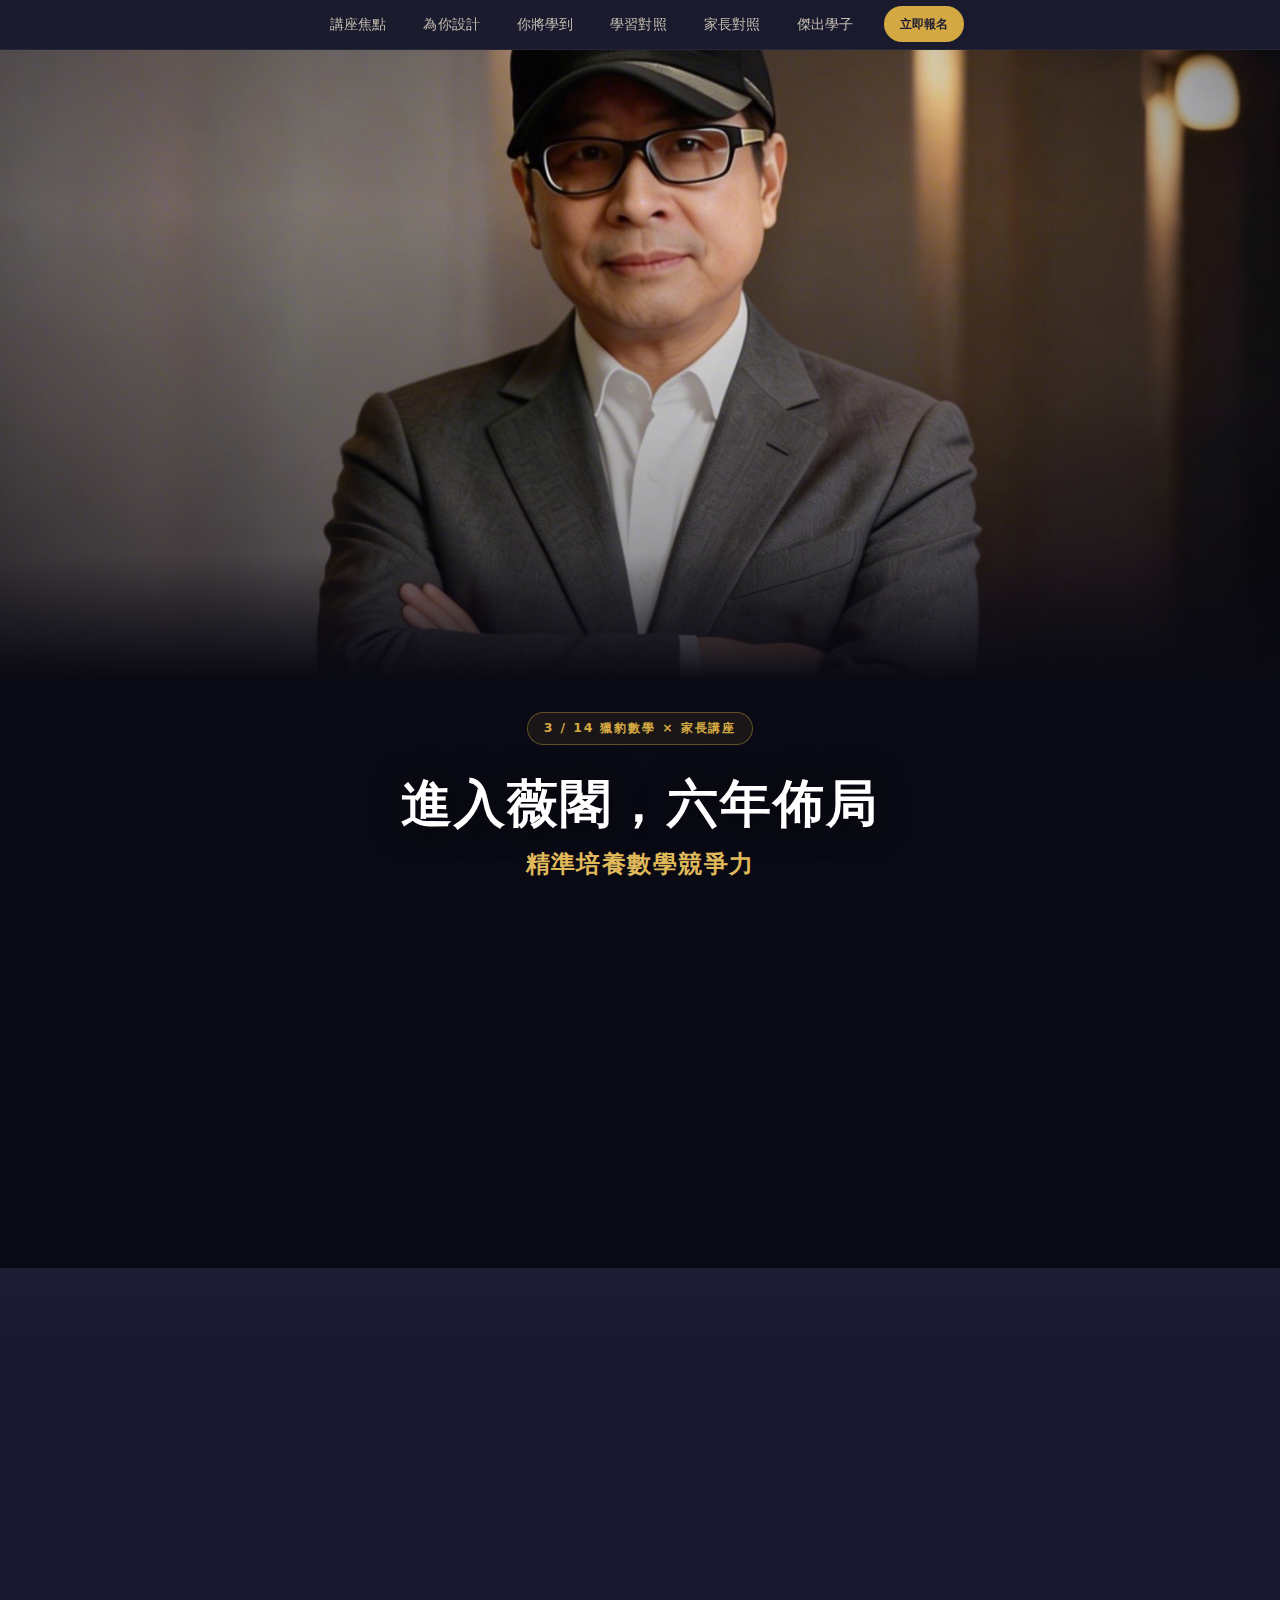
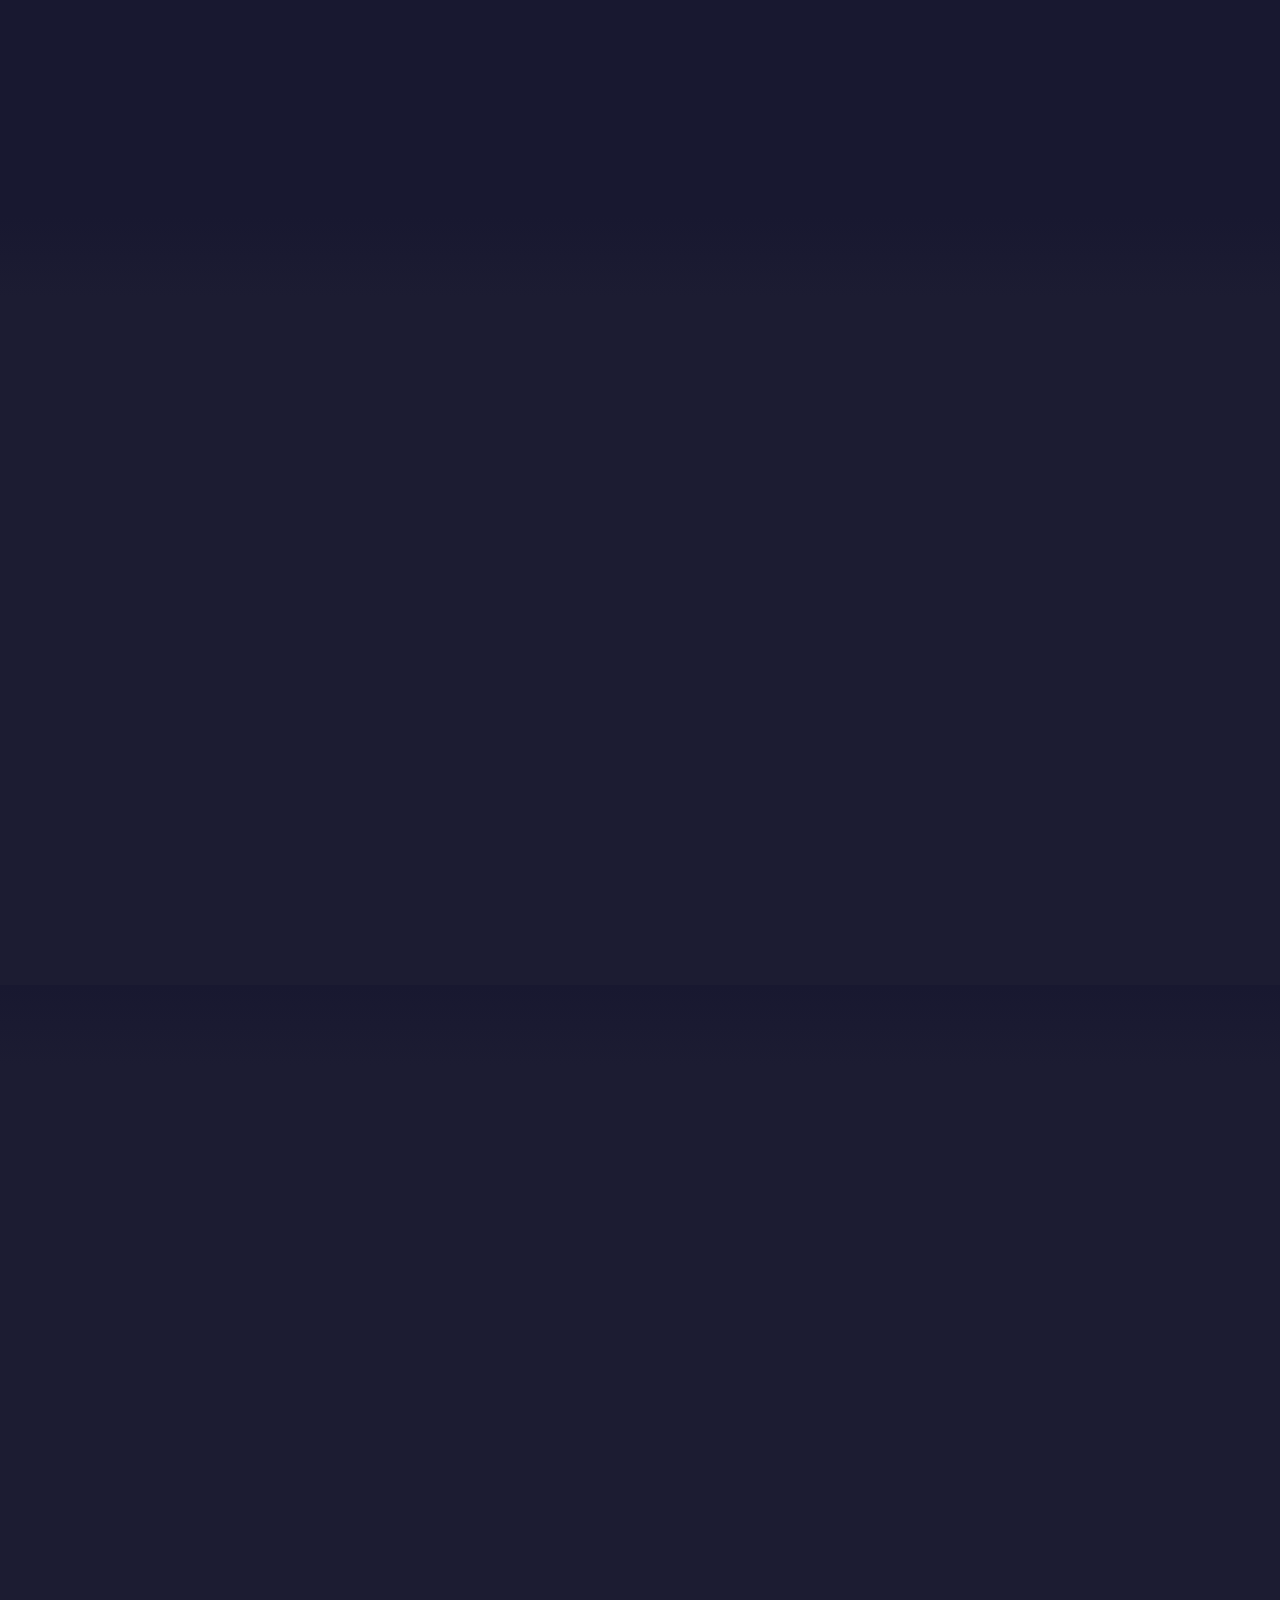
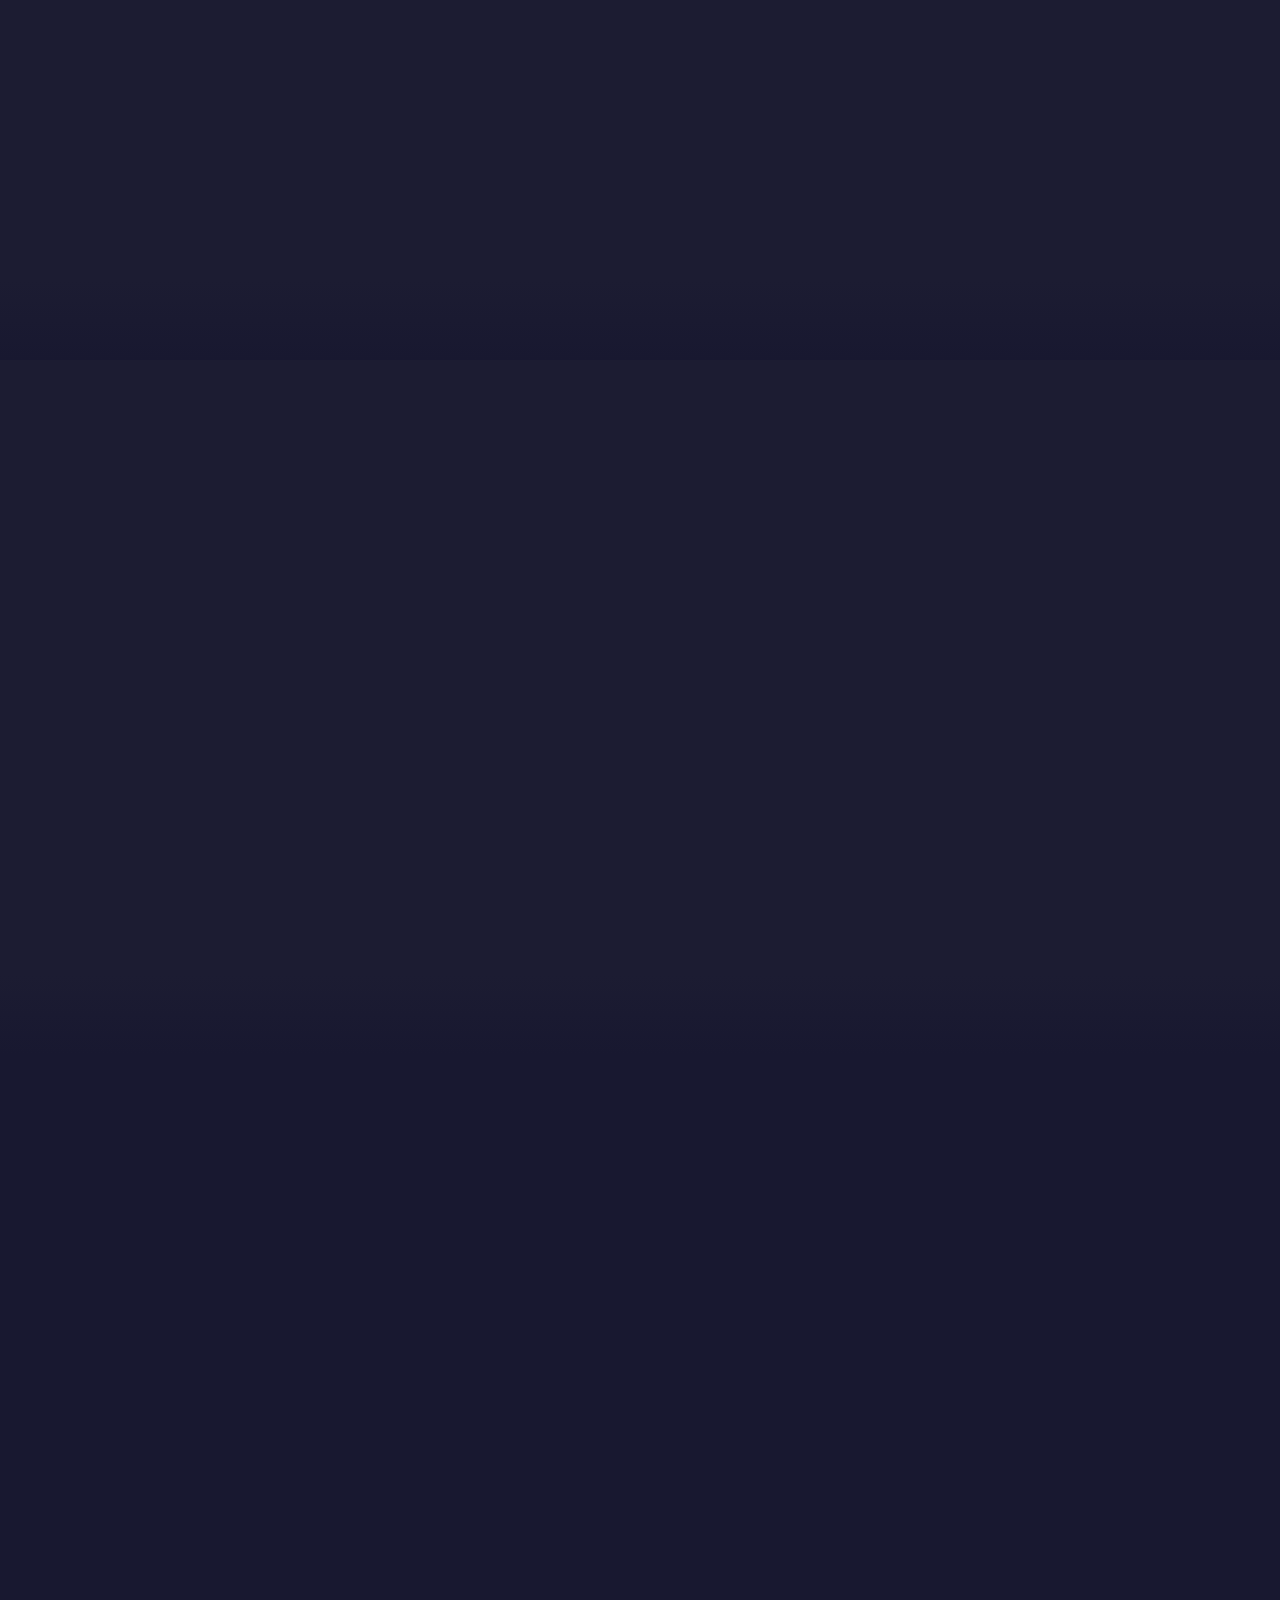
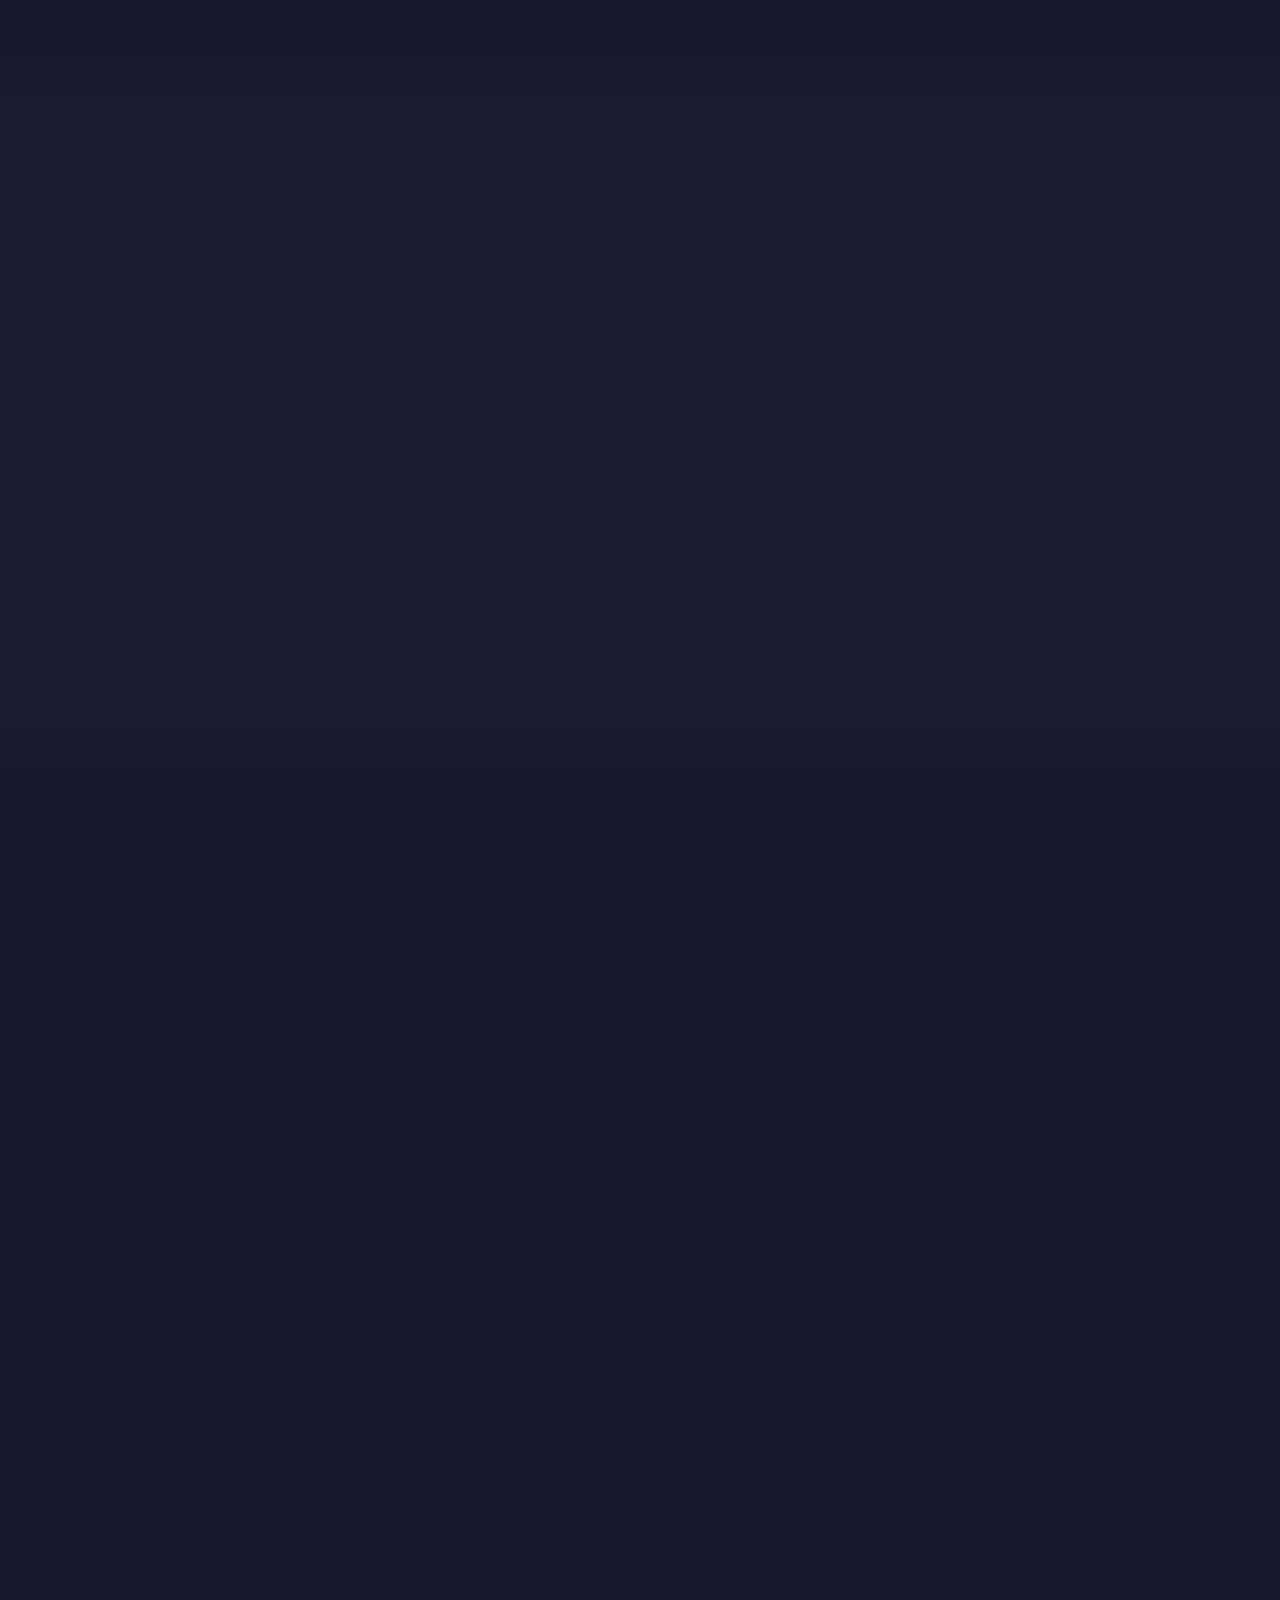
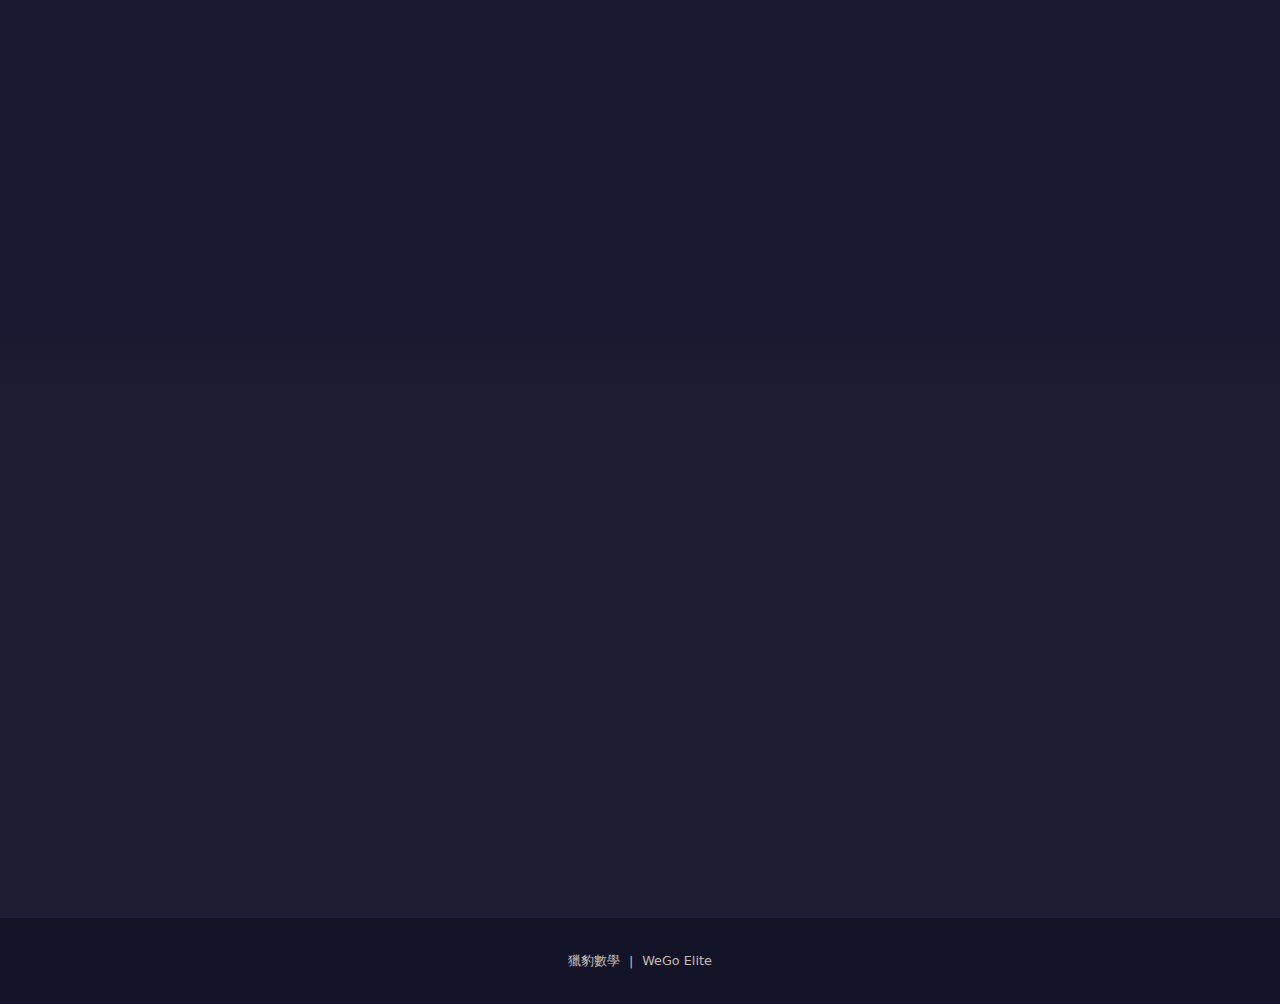
<file: index.html>
<!DOCTYPE html>
<html lang="zh-Hant">
<head>
  <meta charset="UTF-8">
  <meta name="viewport" content="width=device-width, initial-scale=1.0">
  <title>進入薇閣，六年佈局｜獵豹數學 小六升國一家長講座</title>
  <meta name="description" content="3/14 獵豹數學家長講座，宗翰老師親自主講。精準培養數學競爭力，打破私中迷思，建立菁英培育視野。每場限位20人，立即報名。">
  <link rel="stylesheet" href="styles.css">
</head>
<body>

<!-- ======== Navigation ======== -->
<nav class="site-nav" id="nav">
  <div class="nav-inner">
    <a href="#problem" class="nav-link">講座焦點</a>
    <a href="#audience" class="nav-link">為你設計</a>
    <a href="#learn" class="nav-link">你將學到</a>
    <a href="#compare-learn" class="nav-link">學習對照</a>
    <a href="#compare-parent" class="nav-link">家長對照</a>
    <a href="#proof" class="nav-link">傑出學子</a>

    <a href="https://docs.google.com/forms/d/e/1FAIpQLScMCtxFK9H2_XHD7cBfTgpf4Vu01zJEqxX-LefbhBRyKl02kA/viewform" target="_blank" class="nav-cta">立即報名</a>
  </div>
  <button class="nav-burger" id="navBurger" aria-label="開啟選單" aria-expanded="false">
    <span></span><span></span><span></span>
  </button>
  <div class="nav-mobile-menu" id="navMobileMenu">
    <a href="#problem">講座焦點</a>
    <a href="#audience">為你設計</a>
    <a href="#learn">你將學到</a>
    <a href="#compare-learn">學習對照</a>
    <a href="#compare-parent">家長對照</a>
    <a href="#proof">傑出學子</a>

    <a href="https://docs.google.com/forms/d/e/1FAIpQLScMCtxFK9H2_XHD7cBfTgpf4Vu01zJEqxX-LefbhBRyKl02kA/viewform" target="_blank" class="nav-mobile-cta">立即報名</a>
  </div>
</nav>

<!-- ======== 1. Hero — Editorial Portrait ======== -->
<section id="hero" class="hero">
  <!-- Full-bleed portrait background -->
  <div class="hero-portrait-bg">
    <img src="Assets/宗翰老師.png" alt="宗翰老師 — 獵豹科教創辦人" loading="eager">
    <div class="hero-portrait-fade"></div>
  </div>

  <div class="hero-content">
    <!-- Event badge -->
    <span class="hero-tagline reveal">3 / 14 獵豹數學 × 家長講座</span>

    <!-- Editorial title block -->
    <div class="hero-editorial reveal">
      <h1 class="hero-title-main">進入薇閣，六年佈局</h1>
      <p class="hero-title-sub">精準培養數學競爭力</p>
    </div>

    <!-- 王金平-style speaker info (no card, no thumbnail) -->
    <div class="hero-speaker-info reveal">
      <div class="speaker-tagline-row">
        <span class="speaker-red-line"></span>
        <span class="speaker-tagline-text">科學教育的金牌推手</span>
        <span class="speaker-red-line"></span>
      </div>
      <h2 class="speaker-name-big">宗翰老師</h2>
      <div class="speaker-credentials">
        <p>獵豹科教創辦人</p>
        <p>培養訓練數十位奧林匹亞金牌國手</p>
        <p>MIT 應屆錄取生（全台唯一）的指導老師</p>
      </div>
    </div>

    <!-- Event facts -->
    <ul class="hero-facts reveal">
      <li>
        <svg viewBox="0 0 24 24" fill="none" stroke="currentColor" stroke-width="2" stroke-linecap="round" stroke-linejoin="round"><rect x="3" y="4" width="18" height="18" rx="2"/><path d="M16 2v4M8 2v4M3 10h18"/></svg>
        3/14（六）兩場次
      </li>
      <li>
        <svg viewBox="0 0 24 24" fill="none" stroke="currentColor" stroke-width="2" stroke-linecap="round" stroke-linejoin="round"><circle cx="12" cy="12" r="10"/><path d="M12 6v6l4 2"/></svg>
        10:30–12:30 ／ 14:00–16:00
      </li>
      <li>
        <svg viewBox="0 0 24 24" fill="none" stroke="currentColor" stroke-width="2" stroke-linecap="round" stroke-linejoin="round"><path d="M21 10c0 6-9 13-9 13S3 16 3 10a9 9 0 1 1 18 0z"/><circle cx="12" cy="10" r="3"/></svg>
        台北市北投區中和街32號1樓
      </li>
      <li>
        <svg viewBox="0 0 24 24" fill="none" stroke="currentColor" stroke-width="2" stroke-linecap="round" stroke-linejoin="round"><circle cx="12" cy="12" r="10"/><path d="M8 12l3 3 5-5"/></svg>
        每場次限位 20 人
      </li>
    </ul>

    <!-- CTA -->
    <div class="hero-actions reveal">
      <a href="https://docs.google.com/forms/d/e/1FAIpQLScMCtxFK9H2_XHD7cBfTgpf4Vu01zJEqxX-LefbhBRyKl02kA/viewform" target="_blank" class="btn-primary">
        立即報名
        <svg viewBox="0 0 24 24" fill="none" stroke="currentColor" stroke-width="2.5" stroke-linecap="round" stroke-linejoin="round"><path d="M5 12h14M13 5l7 7-7 7"/></svg>
      </a>
      <span class="urgency">名額有限，額滿即止</span>
    </div>
  </div>
</section>

<!-- fade into next section -->
<div class="section-fade" aria-hidden="true"></div>

<!-- ======== 2. Problem Statement ======== -->
<section id="problem" class="problem">
  <div class="content-wrap">
    <div class="problem-block reveal">
      <h2>考取薇閣只是起點，<br>真正的挑戰才剛開始</h2>
      <p class="problem-subtitle">一場關於「六年數學長跑」的深度對話</p>

      <div class="divider" aria-hidden="true"><span class="divider-diamond"></span></div>

      <div class="problem-body">
        <p>考取薇閣，是實力的證明，更是六年學習長跑的起點。</p>
        <p>在當前激烈的升學環境中，為了應付私中高壓的段考，許多孩子陷入了<strong>「套路刷題」的內捲</strong>中。短期分數好看了，但長期卻可能摧毀思考力與學習胃口 — 這就代表真正掌握數學了嗎？</p>
        <p>當競爭從校內擴展到全國頂大、甚至國際舞台，在 AI 迅速發展的年代，<strong>什麼才能支撐孩子未來的發展？</strong></p>
      </div>
    </div>
  </div>
</section>

<div class="section-fade section-fade--reverse" aria-hidden="true"></div>

<!-- ======== 3. Designed for You ======== -->
<section id="audience" class="audience">
  <div class="content-wrap">

    <h2 class="reveal">這場講座，專為這樣的您設計</h2>

    <div class="divider reveal" aria-hidden="true"><span class="divider-diamond"></span></div>

    <p class="audience-subtitle reveal">如果以下任何一項與您有共鳴，這場講座就是為您準備的</p>

    <div class="audience-grid">

      <!-- Card 1 -->
      <div class="audience-card reveal">
        <svg class="icon" viewBox="0 0 48 48" fill="none" stroke="currentColor" stroke-width="2.2" stroke-linecap="round" stroke-linejoin="round" aria-hidden="true">
          <path d="M24 4v8M20 8h8"/>
          <rect x="8" y="16" width="32" height="24" rx="3"/>
          <path d="M16 28h16M16 34h10"/>
        </svg>
        <p>孩子剛考取薇閣<br>不知道怎麼規劃六年數學學習</p>
      </div>

      <!-- Card 2 -->
      <div class="audience-card reveal">
        <svg class="icon" viewBox="0 0 48 48" fill="none" stroke="currentColor" stroke-width="2.2" stroke-linecap="round" stroke-linejoin="round" aria-hidden="true">
          <circle cx="24" cy="24" r="18"/>
          <path d="M24 14v10l6 6"/>
          <path d="M16 6l-2-3M32 6l2-3" stroke-width="2"/>
        </svg>
        <p>擔心孩子陷入刷題內捲<br>短期拼分數卻失去思考力</p>
      </div>

      <!-- Card 3 -->
      <div class="audience-card reveal">
        <svg class="icon" viewBox="0 0 48 48" fill="none" stroke="currentColor" stroke-width="2.2" stroke-linecap="round" stroke-linejoin="round" aria-hidden="true">
          <circle cx="24" cy="14" r="8"/>
          <path d="M10 42v-6a14 14 0 0 1 28 0v6"/>
          <path d="M34 14l4-4M38 14l-4-4" stroke-width="1.8" opacity="0.5"/>
        </svg>
        <p>想了解薇閣真實校園生態<br>但身邊沒有過來人可以問</p>
      </div>

      <!-- Card 4 -->
      <div class="audience-card reveal">
        <svg class="icon" viewBox="0 0 48 48" fill="none" stroke="currentColor" stroke-width="2.2" stroke-linecap="round" stroke-linejoin="round" aria-hidden="true">
          <path d="M24 4l6 12h13l-10.5 8 4 12.5L24 28l-12.5 8.5 4-12.5L5 16h13z"/>
        </svg>
        <p>知道數學很重要<br>但不確定該怎麼幫孩子建立真正的競爭力</p>
      </div>

    </div>
  </div>
</section>

<div class="section-fade section-fade--reverse" aria-hidden="true"></div>

<!-- ======== 4. What You'll Learn ======== -->
<section id="learn" class="learn">
  <div class="content-wrap">
    <h2 class="reveal">如何為孩子打造一生受用的數學底蘊？</h2>

    <div class="divider reveal" aria-hidden="true"><span class="divider-diamond"></span></div>

    <p class="learn-intro reveal">本次講座將由獵豹數學召集人宗翰老師親自主講，帶領家長打破私中迷思，建立宏觀的菁英培育視野，深入探討四大核心提問：</p>

    <div class="learn-points">
      <div class="learn-card reveal">
        <span class="learn-number">1</span>
        <div>
          <h3>鍛造菁英思維</h3>
          <p>面對高壓競爭，為什麼「超額學習」，進入「學習區」的學習更顯重要？</p>
        </div>
      </div>
      <div class="learn-card reveal">
        <span class="learn-number">2</span>
        <div>
          <h3>啟動專家模式</h3>
          <p>如何在獵豹專家模式的「降維打擊」訓練中，讓孩子面對段考難題能游刃有餘？</p>
        </div>
      </div>
      <div class="learn-card reveal">
        <span class="learn-number">3</span>
        <div>
          <h3>佈局國際視野</h3>
          <p>突破課綱淺化的限制，該如何深耕未來 AI 時代不可替代的數學邏輯，建立具備國際高度的升學戰略？</p>
        </div>
      </div>
      <div class="learn-card reveal">
        <span class="learn-number">4</span>
        <div>
          <h3>父母智慧陪伴</h3>
          <p>在長達六年的私中長跑中，家長該如何破除短期分數迷思，成為孩子最強大的後盾與穩定基石？</p>
        </div>
      </div>
    </div>
  </div>
</section>

<div class="section-fade" aria-hidden="true"></div>

<!-- ======== 5. Comparison: Learning Approach ======== -->
<section id="compare-learn" class="comparison">
  <div class="content-wrap">

    <h2 class="reveal">學習方式的兩種路線</h2>

    <div class="divider reveal" aria-hidden="true"><span class="divider-diamond"></span></div>

    <div class="comparison-headers reveal">
      <div class="comparison-header">
        <span class="badge badge-x" aria-label="不建議">✕</span>
        <h3>套路刷題模式</h3>
      </div>
      <div class="comparison-header">
        <span class="badge badge-check" aria-label="建議">✓</span>
        <h3>獵豹專家模式</h3>
      </div>
    </div>

    <div class="comparison-rows">

      <!-- Row 1 -->
      <div class="comparison-row reveal">
        <div class="comparison-card negative">
          <svg class="row-icon" viewBox="0 0 32 32" fill="none" stroke="currentColor" stroke-width="2" stroke-linecap="round" stroke-linejoin="round" aria-hidden="true">
            <rect x="4" y="4" width="24" height="24" rx="3"/>
            <path d="M10 12h12M10 17h12M10 22h8"/>
            <path d="M10 12h12M10 17h12M10 22h8" transform="translate(1,1)" opacity="0.3"/>
          </svg>
          <p>大量重複練習固定題型，追求短期分數</p>
        </div>
        <div class="comparison-card positive">
          <svg class="row-icon" viewBox="0 0 32 32" fill="none" stroke="currentColor" stroke-width="2" stroke-linecap="round" stroke-linejoin="round" aria-hidden="true">
            <circle cx="16" cy="16" r="12"/>
            <path d="M16 8v8l5 3"/>
            <path d="M8 4l2 3M24 4l-2 3"/>
          </svg>
          <p>「超額學習」進入學習區，建立深層理解</p>
        </div>
      </div>

      <!-- Row 2 -->
      <div class="comparison-row reveal">
        <div class="comparison-card negative">
          <svg class="row-icon" viewBox="0 0 32 32" fill="none" stroke="currentColor" stroke-width="2" stroke-linecap="round" stroke-linejoin="round" aria-hidden="true">
            <path d="M16 4L4 28h24L16 4z"/>
            <path d="M16 12v8"/>
            <circle cx="16" cy="24" r="1.5" fill="currentColor" stroke="none"/>
          </svg>
          <p>碰到變化題就卡住，只會套公式</p>
        </div>
        <div class="comparison-card positive">
          <svg class="row-icon" viewBox="0 0 32 32" fill="none" stroke="currentColor" stroke-width="2" stroke-linecap="round" stroke-linejoin="round" aria-hidden="true">
            <path d="M4 28L16 4l12 24"/>
            <path d="M10 20h12"/>
            <circle cx="16" cy="14" r="3"/>
          </svg>
          <p>「降維打擊」訓練，面對段考難題游刃有餘</p>
        </div>
      </div>

      <!-- Row 3 -->
      <div class="comparison-row reveal">
        <div class="comparison-card negative">
          <svg class="row-icon" viewBox="0 0 32 32" fill="none" stroke="currentColor" stroke-width="2" stroke-linecap="round" stroke-linejoin="round" aria-hidden="true">
            <path d="M8 28V16a8 8 0 0 1 16 0v12"/>
            <path d="M4 28h24"/>
            <path d="M12 12l8 8M20 12l-8 8" stroke-width="1.5"/>
          </svg>
          <p>短期分數好看，但長期摧毀思考力與學習胃口</p>
        </div>
        <div class="comparison-card positive">
          <svg class="row-icon" viewBox="0 0 32 32" fill="none" stroke="currentColor" stroke-width="2" stroke-linecap="round" stroke-linejoin="round" aria-hidden="true">
            <circle cx="16" cy="14" r="10"/>
            <path d="M12 14c0-2 2-4 4-4s4 2 4 4" stroke-width="1.5"/>
            <path d="M16 24v4"/>
            <path d="M10 28h12"/>
          </svg>
          <p>鍛造菁英思維，培養一生受用的數學底蘊</p>
        </div>
      </div>

      <!-- Row 4 -->
      <div class="comparison-row reveal">
        <div class="comparison-card negative">
          <svg class="row-icon" viewBox="0 0 32 32" fill="none" stroke="currentColor" stroke-width="2" stroke-linecap="round" stroke-linejoin="round" aria-hidden="true">
            <rect x="6" y="6" width="20" height="20" rx="2"/>
            <path d="M6 14h20M16 6v20"/>
          </svg>
          <p>競爭力侷限在校內段考，AI 時代容易被取代</p>
        </div>
        <div class="comparison-card positive">
          <svg class="row-icon" viewBox="0 0 32 32" fill="none" stroke="currentColor" stroke-width="2" stroke-linecap="round" stroke-linejoin="round" aria-hidden="true">
            <circle cx="16" cy="16" r="13"/>
            <path d="M8 16h16M16 8v16"/>
            <circle cx="16" cy="16" r="5"/>
          </svg>
          <p>深耕數學邏輯，建立 AI 時代不可替代的能力</p>
        </div>
      </div>

    </div>
  </div>
</section>

<!-- fade -->
<div class="section-fade" aria-hidden="true"></div>

<!-- ======== 6. Comparison: Parent Mindset ======== -->
<section id="compare-parent" class="comparison comparison--alt">
  <div class="content-wrap">

    <h2 class="reveal">家長心態的兩種選擇</h2>

    <div class="divider reveal" aria-hidden="true"><span class="divider-diamond"></span></div>

    <div class="comparison-headers reveal">
      <div class="comparison-header">
        <span class="badge badge-x" aria-label="不建議">✕</span>
        <h3>新手家長常見迷思</h3>
      </div>
      <div class="comparison-header">
        <span class="badge badge-check" aria-label="建議">✓</span>
        <h3>過來人學姐的建議</h3>
      </div>
    </div>

    <div class="comparison-rows">

      <!-- Row 1 -->
      <div class="comparison-row reveal">
        <div class="comparison-card negative">
          <svg class="row-icon" viewBox="0 0 32 32" fill="none" stroke="currentColor" stroke-width="2" stroke-linecap="round" stroke-linejoin="round" aria-hidden="true">
            <path d="M16 4L4 28h24L16 4z"/>
            <path d="M16 12v8"/>
            <circle cx="16" cy="24" r="1.5" fill="currentColor" stroke="none"/>
          </svg>
          <p>第一次段考沒考好就恐慌，瘋狂加補習</p>
        </div>
        <div class="comparison-card positive">
          <svg class="row-icon" viewBox="0 0 32 32" fill="none" stroke="currentColor" stroke-width="2" stroke-linecap="round" stroke-linejoin="round" aria-hidden="true">
            <path d="M16 28S4 20 4 14a6 6 0 0 1 12 0 6 6 0 0 1 12 0c0 6-12 14-12 14z"/>
          </svg>
          <p>第一學期是適應期，穩住比衝分數重要</p>
        </div>
      </div>

      <!-- Row 2 -->
      <div class="comparison-row reveal">
        <div class="comparison-card negative">
          <svg class="row-icon" viewBox="0 0 32 32" fill="none" stroke="currentColor" stroke-width="2" stroke-linecap="round" stroke-linejoin="round" aria-hidden="true">
            <circle cx="10" cy="10" r="4"/><circle cx="22" cy="10" r="4"/>
            <path d="M4 26v-3a6 6 0 0 1 12 0v3M16 26v-3a6 6 0 0 1 12 0v3"/>
          </svg>
          <p>別人補什麼就跟著補，補越多越安心</p>
        </div>
        <div class="comparison-card positive">
          <svg class="row-icon" viewBox="0 0 32 32" fill="none" stroke="currentColor" stroke-width="2" stroke-linecap="round" stroke-linejoin="round" aria-hidden="true">
            <circle cx="16" cy="16" r="12"/>
            <circle cx="16" cy="16" r="5"/>
            <circle cx="16" cy="16" r="1.5" fill="currentColor" stroke="none"/>
          </svg>
          <p>搞清楚孩子真正的弱點，精準補強就好</p>
        </div>
      </div>

      <!-- Row 3 -->
      <div class="comparison-row reveal">
        <div class="comparison-card negative">
          <svg class="row-icon" viewBox="0 0 32 32" fill="none" stroke="currentColor" stroke-width="2" stroke-linecap="round" stroke-linejoin="round" aria-hidden="true">
            <path d="M12 12l8 8M20 12l-8 8"/>
            <circle cx="16" cy="16" r="12"/>
          </svg>
          <p>覺得社團和交朋友是浪費時間，讀書最重要</p>
        </div>
        <div class="comparison-card positive">
          <svg class="row-icon" viewBox="0 0 32 32" fill="none" stroke="currentColor" stroke-width="2" stroke-linecap="round" stroke-linejoin="round" aria-hidden="true">
            <circle cx="10" cy="14" r="5"/>
            <circle cx="22" cy="14" r="5"/>
            <path d="M16 12v0" stroke="none"/>
            <path d="M4 28v-4a6 6 0 0 1 12 0v4M16 28v-4a6 6 0 0 1 12 0v4"/>
            <path d="M13 10l3 3 3-3" stroke-width="1.5" opacity="0.5"/>
          </svg>
          <p>好的同儕關係是六年長跑中最大的支撐力</p>
        </div>
      </div>

      <!-- Row 4 -->
      <div class="comparison-row reveal">
        <div class="comparison-card negative">
          <svg class="row-icon" viewBox="0 0 32 32" fill="none" stroke="currentColor" stroke-width="2" stroke-linecap="round" stroke-linejoin="round" aria-hidden="true">
            <rect x="4" y="8" width="24" height="16" rx="3"/>
            <path d="M4 14h24"/>
            <circle cx="9" cy="20" r="1.5" fill="currentColor" stroke="none"/>
            <circle cx="16" cy="20" r="1.5" fill="currentColor" stroke="none"/>
            <circle cx="23" cy="20" r="1.5" fill="currentColor" stroke="none"/>
          </svg>
          <p>家長群組每則訊息都緊張，怕漏掉什麼情報</p>
        </div>
        <div class="comparison-card positive">
          <svg class="row-icon" viewBox="0 0 32 32" fill="none" stroke="currentColor" stroke-width="2" stroke-linecap="round" stroke-linejoin="round" aria-hidden="true">
            <rect x="4" y="4" width="24" height="24" rx="12"/>
            <path d="M13 11v10M19 11v10" stroke-width="2.5"/>
          </svg>
          <p>學會過濾雜訊，不讓集體焦慮影響自己的判斷</p>
        </div>
      </div>

    </div>
  </div>
</section>

<div class="section-fade section-fade--reverse" aria-hidden="true"></div>

<!-- ======== 7. Leslie's Insider Section ======== -->
<section id="insider" class="insider">
  <div class="content-wrap">
    <div class="insider-block reveal">

      <!-- Leslie portrait + header -->
      <div class="insider-header">
        <div class="insider-portrait">
          <img src="Assets/leslie.png" alt="Leslie — 薇閣畢業學姐 / 獵豹創辦人" loading="lazy">
        </div>
        <div class="insider-header-text">
          <h2>學姐的真心話</h2>
          <p class="insider-subtitle">一位薇閣畢業學姐，分享那些沒人告訴你的事</p>
          <span class="insider-speaker-name">Leslie — 創辦人 / 薇閣學姐</span>
        </div>
      </div>

      <div class="divider" aria-hidden="true"><span class="divider-diamond"></span></div>

      <div class="insider-body">
        <p>身為薇閣的畢業學姐，Leslie 走過這段路，也理解每位新生家長心中的不安與疑問。</p>
        <p>很多家長聽到「薇閣」就想到高壓與激烈競爭。但事實上，<strong>普通班的氛圍並沒有外界想像的那麼「互相廝殺」</strong>。真正競爭感比較強的是國際班，因為每間學校對各國的名額有限。</p>
        <p>很多家長對薇閣的印象還停留在「每月周考排名、週六幾乎沒活動」的時代。但現在的薇閣已經不一樣了——<strong>制度更有彈性，社團與課外參與的空間也更大了</strong>。這些第一手的資訊，是家長在外面很難聽到的。</p>
        <p>在這場講座中，Leslie 將以過來人的角度，跟您分享真實的校園生態、家長圈的生存法則，以及如何在六年的長跑中，穩住自己、也穩住孩子。</p>
      </div>
    </div>
  </div>
</section>

<div class="section-fade" aria-hidden="true"></div>

<!-- ======== 8. Social Proof — Prestige Hall of Fame ======== -->
<section id="proof" class="proof">

  <!-- Gold shimmer accent line -->
  <div class="proof-accent-line" aria-hidden="true"></div>

  <div class="content-wrap">

    <!-- Prestige header -->
    <div class="proof-header reveal">
      <h2>獵豹用實力見證</h2>
      <p class="proof-subtitle">頂尖私校菁英盡出獵豹——這些學子證明，真正的數學教育不只贏在段考，更是為未來競爭而戰</p>
    </div>

    <!-- Stat counters -->
    <div class="proof-stats reveal">
      <div class="proof-stat">
        <span class="stat-number">10+</span>
        <span class="stat-label">位奧林匹亞<br>金牌國手</span>
      </div>
      <div class="proof-stat-divider" aria-hidden="true"></div>
      <div class="proof-stat">
        <span class="stat-number">4</span>
        <span class="stat-label">所頂尖私校<br>菁英培養</span>
      </div>
      <div class="proof-stat-divider" aria-hidden="true"></div>
      <div class="proof-stat">
        <span class="stat-number">MIT</span>
        <span class="stat-label">全台唯一<br>應屆錄取指導</span>
      </div>
    </div>

    <!-- Hall of Fame grid -->
    <div class="proof-hall">

      <!-- 薇閣 -->
      <div class="proof-school reveal">
        <div class="school-header">
          <span class="school-crest">薇</span>
          <h3 class="school-name">薇閣中學</h3>
        </div>
        <div class="proof-cards">
          <div class="proof-card">
            <div class="card-top">
              <span class="proof-badge">國內部</span>
              <p class="proof-name">盧品均</p>
            </div>
            <p class="proof-detail">建中科學班、IMO 金牌、MIT 錄取</p>
            <div class="card-medal" aria-hidden="true">
              <svg viewBox="0 0 24 24" fill="none"><circle cx="12" cy="9" r="7" stroke="currentColor" stroke-width="1.5" fill="rgba(212,168,67,0.1)"/><path d="M8 15l-2 7 6-3 6 3-2-7" stroke="currentColor" stroke-width="1.5"/></svg>
            </div>
          </div>
          <div class="proof-card">
            <div class="card-top">
              <span class="proof-badge intl">國際部</span>
              <p class="proof-name">謝雅丞</p>
            </div>
            <p class="proof-detail">錄取美國 CS 頂尖名校 UIUC</p>
          </div>
        </div>
      </div>

      <!-- 復興 -->
      <div class="proof-school reveal">
        <div class="school-header">
          <span class="school-crest">復</span>
          <h3 class="school-name">復興中學</h3>
        </div>
        <div class="proof-cards">
          <div class="proof-card">
            <div class="card-top">
              <span class="proof-badge">國內部</span>
              <p class="proof-name">許庭誠</p>
            </div>
            <p class="proof-detail">AMC12 全國唯一滿分、北市一等獎、IMO 銀牌</p>
            <div class="card-medal" aria-hidden="true">
              <svg viewBox="0 0 24 24" fill="none"><circle cx="12" cy="9" r="7" stroke="currentColor" stroke-width="1.5" fill="rgba(212,168,67,0.1)"/><path d="M8 15l-2 7 6-3 6 3-2-7" stroke="currentColor" stroke-width="1.5"/></svg>
            </div>
          </div>
          <div class="proof-card">
            <div class="card-top">
              <span class="proof-badge">國內部</span>
              <p class="proof-name">蘇筠傑</p>
            </div>
            <p class="proof-detail">IPhO 金牌，復興永遠的校排一</p>
            <div class="card-medal" aria-hidden="true">
              <svg viewBox="0 0 24 24" fill="none"><circle cx="12" cy="9" r="7" stroke="currentColor" stroke-width="1.5" fill="rgba(212,168,67,0.1)"/><path d="M8 15l-2 7 6-3 6 3-2-7" stroke="currentColor" stroke-width="1.5"/></svg>
            </div>
          </div>
          <div class="proof-card">
            <div class="card-top">
              <span class="proof-badge intl">國際部</span>
              <p class="proof-name">E 同學</p>
            </div>
            <p class="proof-detail">錄取 MIT</p>
          </div>
        </div>
      </div>

      <!-- 康橋 -->
      <div class="proof-school reveal">
        <div class="school-header">
          <span class="school-crest">康</span>
          <h3 class="school-name">康橋中學</h3>
        </div>
        <div class="proof-cards">
          <div class="proof-card">
            <div class="card-top">
              <span class="proof-badge intl">國際部</span>
              <p class="proof-name">何孟鍇</p>
            </div>
            <p class="proof-detail">錄取美國 CS 頂尖名校</p>
          </div>
        </div>
      </div>

      <!-- 衛道 -->
      <div class="proof-school reveal">
        <div class="school-header">
          <span class="school-crest">衛</span>
          <h3 class="school-name">衛道中學</h3>
        </div>
        <div class="proof-cards">
          <div class="proof-card">
            <div class="card-top">
              <span class="proof-badge">國內部</span>
              <p class="proof-name">陳羿安</p>
            </div>
            <p class="proof-detail">中一中科學班女生榜首、EGMO 兩屆金牌</p>
            <div class="card-medal" aria-hidden="true">
              <svg viewBox="0 0 24 24" fill="none"><circle cx="12" cy="9" r="7" stroke="currentColor" stroke-width="1.5" fill="rgba(212,168,67,0.1)"/><path d="M8 15l-2 7 6-3 6 3-2-7" stroke="currentColor" stroke-width="1.5"/></svg>
            </div>
          </div>
          <div class="proof-card">
            <div class="card-top">
              <span class="proof-badge">國內部</span>
              <p class="proof-name">馬宇辰</p>
            </div>
            <p class="proof-detail">AMC10 滿分、中一中科學班榜首、IJSO 金牌</p>
            <div class="card-medal" aria-hidden="true">
              <svg viewBox="0 0 24 24" fill="none"><circle cx="12" cy="9" r="7" stroke="currentColor" stroke-width="1.5" fill="rgba(212,168,67,0.1)"/><path d="M8 15l-2 7 6-3 6 3-2-7" stroke="currentColor" stroke-width="1.5"/></svg>
            </div>
          </div>
        </div>
      </div>

    </div>

    <!-- Bottom prestige claims -->
    <div class="proof-claims reveal">
      <div class="claim"><span class="claim-icon">◆</span> 獵豹匯集了台灣最多頂尖學子</div>
      <div class="claim"><span class="claim-icon">◆</span> 獵豹數學有最卓越的教學</div>
      <div class="claim"><span class="claim-icon">◆</span> 頂尖私校菁英盡出獵豹</div>
    </div>

  </div>
</section>

<div class="section-fade section-fade--reverse" aria-hidden="true"></div>

<!-- ======== 9. Closing + Signup ======== -->
<section id="signup" class="signup">
  <div class="signup-wrap">

    <h2 class="reveal">立即報名</h2>
    <p class="signup-urgency reveal">每場次限位 20 人，額滿即止</p>

    <div class="signup-grid">

      <div class="signup-info reveal">
        <p class="lecture-title">【進入薇閣，六年佈局】精準培養數學競爭力<br>獵豹數學 小六升國一家長實體講座</p>

        <div class="info-item">
          <svg viewBox="0 0 24 24" fill="none" stroke="currentColor" stroke-width="2" stroke-linecap="round" stroke-linejoin="round"><rect x="3" y="4" width="18" height="18" rx="2"/><path d="M16 2v4M8 2v4M3 10h18"/></svg>
          日期：3/14（六）
        </div>
        <div class="info-item">
          <svg viewBox="0 0 24 24" fill="none" stroke="currentColor" stroke-width="2" stroke-linecap="round" stroke-linejoin="round"><circle cx="12" cy="12" r="10"/><path d="M12 6v6l4 2"/></svg>
          場次一：10:30–12:30 ／ 場次二：14:00–16:00
        </div>
        <div class="info-item">
          <svg viewBox="0 0 24 24" fill="none" stroke="currentColor" stroke-width="2" stroke-linecap="round" stroke-linejoin="round"><path d="M21 10c0 6-9 13-9 13S3 16 3 10a9 9 0 1 1 18 0z"/><circle cx="12" cy="10" r="3"/></svg>
          地點：台北市北投區中和街32號1樓
        </div>
        <div class="info-item">
          <svg viewBox="0 0 24 24" fill="none" stroke="currentColor" stroke-width="2" stroke-linecap="round" stroke-linejoin="round"><circle cx="12" cy="8" r="5"/><path d="M20 21a8 8 0 0 0-16 0"/></svg>
          主講：宗翰老師 及多位講者
        </div>

        <div class="signup-cta-row">
      
          <a href="https://docs.google.com/forms/d/e/1FAIpQLScMCtxFK9H2_XHD7cBfTgpf4Vu01zJEqxX-LefbhBRyKl02kA/viewform" target="_blank" class="btn-primary">
            立即報名
            <svg viewBox="0 0 24 24" fill="none" stroke="currentColor" stroke-width="2.5" stroke-linecap="round" stroke-linejoin="round"><path d="M5 12h14M13 5l7 7-7 7"/></svg>
          </a>
        </div>
      </div>

      <div class="signup-qr reveal">
        <div class="signup-qr-frame">
          <img src="qr-line.png" alt="LINE QR Code">
        </div>
        <p class="signup-qr-caption">掃描加入 LINE 立即報名</p>
      </div>

    </div>
  </div>
</section>

<!-- ======== Footer ======== -->
<footer class="site-footer">
  <p>獵豹數學 <span>|</span> WeGo Elite</p>
</footer>

<script src="main.js?v=1"></script>
</body>
</html>
</file>
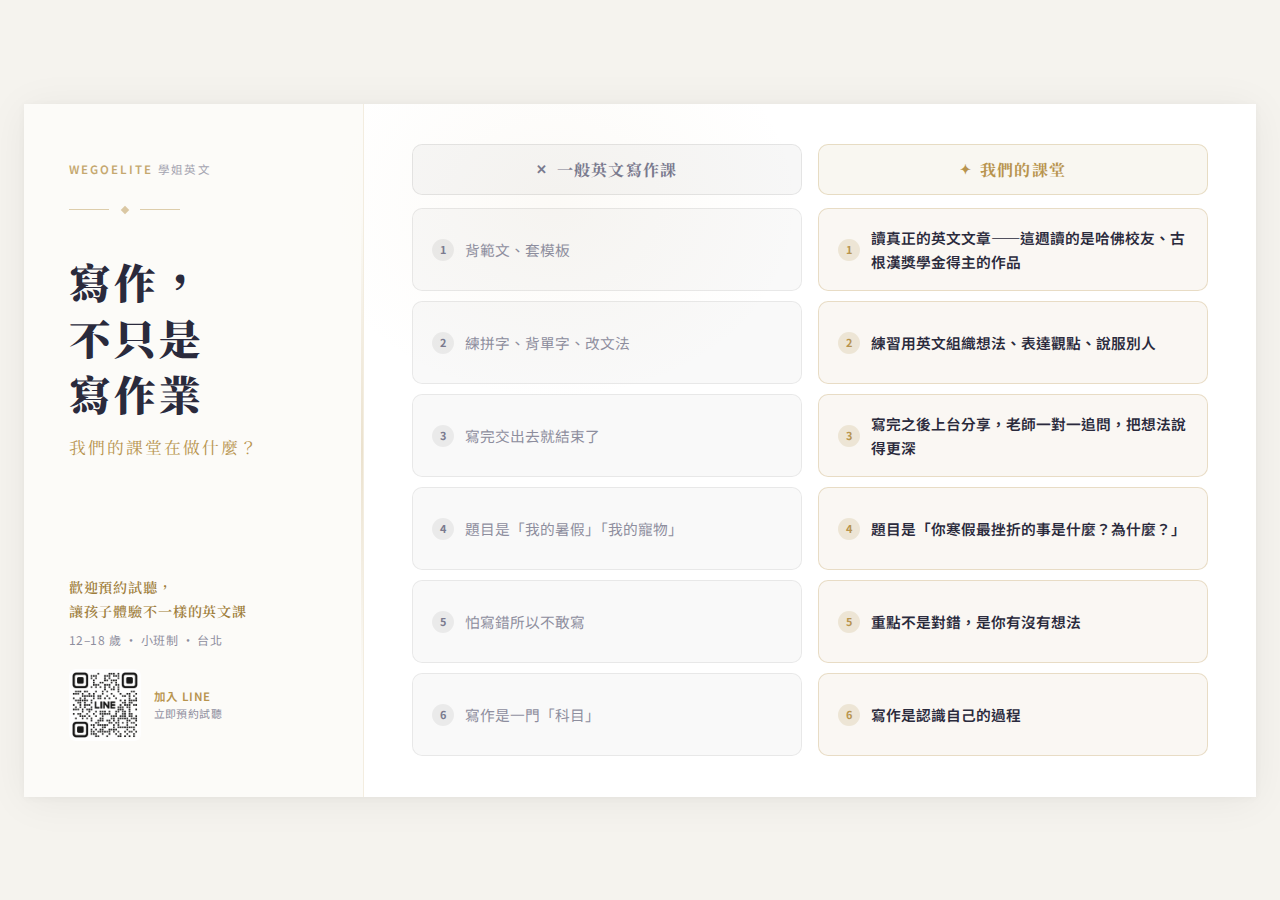
<file: chart-light.html>
<!DOCTYPE html>
<html lang="zh-Hant">
<head>
  <meta charset="UTF-8">
  <meta name="viewport" content="width=device-width, initial-scale=1.0">
  <title>寫作，不只是寫作業｜課堂對照（淺色版）</title>
  <link href="https://fonts.googleapis.com/css2?family=Noto+Serif+TC:wght@400;600;700;900&family=Noto+Sans+TC:wght@400;500;600;700&display=swap" rel="stylesheet">
  <style>
    /* --- Reset --- */
    *, *::before, *::after { box-sizing: border-box; margin: 0; padding: 0; }

    :root {
      --bg: #FFFFFF;
      --bg-left: rgba(0, 0, 0, 0.022);
      --bg-right: rgba(180, 148, 78, 0.07);
      --border-subtle: rgba(0, 0, 0, 0.07);
      --border-gold: rgba(180, 140, 60, 0.25);
      --border-gray: rgba(0, 0, 0, 0.08);
      --gold: #B8944E;
      --gold-light: #9E7D3A;
      --gray: #7A7A8E;
      --text-dark: #2A2A3C;
      --text-muted: #8E8E9E;
      --font-serif: 'Noto Serif TC', Georgia, 'Times New Roman', serif;
      --font-sans: 'Noto Sans TC', -apple-system, BlinkMacSystemFont, 'Segoe UI', system-ui, sans-serif;
    }

    body {
      font-family: var(--font-sans);
      background: #F5F3EE;
      color: var(--text-dark);
      min-height: 100vh;
      display: flex;
      justify-content: center;
      align-items: center;
      padding: 1.5rem;
      line-height: 1.6;
    }

    /* --- Container: 16:9 landscape (1920×1080) --- */
    .chart-container {
      width: 100%;
      max-width: 1920px;
      aspect-ratio: 16 / 9;
      background: var(--bg);
      overflow: hidden;
      display: grid;
      grid-template-columns: 340px 1fr;
      position: relative;
      box-shadow: 0 4px 40px rgba(0, 0, 0, 0.06), 0 1px 8px rgba(0, 0, 0, 0.04);
    }

    /* Subtle ambient warm glow */
    .chart-container::before {
      content: '';
      position: absolute;
      top: -100px;
      left: 280px;
      width: 500px;
      height: 400px;
      background: radial-gradient(ellipse, rgba(201, 169, 110, 0.06) 0%, transparent 70%);
      pointer-events: none;
      z-index: 0;
    }

    /* === LEFT PANEL — Title & CTA === */
    .chart-left {
      display: flex;
      flex-direction: column;
      justify-content: center;
      padding: 3.5rem 2.8rem;
      position: relative;
      z-index: 1;
      border-right: 1px solid rgba(180, 140, 60, 0.12);
      background: rgba(250, 248, 244, 0.6);
    }

    /* Decorative vertical gold line */
    .chart-left::after {
      content: '';
      position: absolute;
      top: 15%;
      right: 0;
      width: 2px;
      height: 70%;
      background: linear-gradient(to bottom, transparent, var(--gold), transparent);
      opacity: 0.25;
    }

    .chart-title {
      font-family: var(--font-serif);
      font-size: 2.6rem;
      font-weight: 900;
      color: var(--text-dark);
      letter-spacing: 0.08em;
      line-height: 1.35;
      margin-bottom: 0.8rem;
    }

    .chart-subtitle {
      font-family: var(--font-serif);
      font-size: 1.05rem;
      color: var(--gold);
      letter-spacing: 0.12em;
      font-weight: 400;
      margin-bottom: 2rem;
    }

    /* Brand mark */
    .brand {
      font-family: var(--font-sans);
      font-size: 0.72rem;
      font-weight: 600;
      letter-spacing: 0.18em;
      color: var(--gold);
      opacity: 0.8;
      margin-bottom: 1.8rem;
      text-transform: uppercase;
    }

    .brand span {
      color: var(--text-muted);
      font-weight: 400;
      letter-spacing: 0.1em;
      margin-left: 0.4em;
    }

    /* Gold decorative element */
    .gold-ornament {
      display: flex;
      align-items: center;
      gap: 0.8rem;
      margin-bottom: 2.5rem;
    }

    .gold-line {
      width: 40px;
      height: 1px;
      background: var(--gold);
      opacity: 0.45;
    }

    .gold-diamond {
      width: 6px;
      height: 6px;
      background: var(--gold);
      transform: rotate(45deg);
      opacity: 0.5;
    }

    /* CTA in left panel */
    .chart-cta {
      margin-top: auto;
      padding-top: 2rem;
    }

    .cta-text {
      font-family: var(--font-serif);
      font-size: 0.88rem;
      color: var(--gold-light);
      letter-spacing: 0.06em;
      font-weight: 600;
      line-height: 1.7;
    }

    .cta-sub {
      font-size: 0.75rem;
      color: var(--text-muted);
      margin-top: 0.4rem;
      letter-spacing: 0.04em;
    }

    /* QR Code */
    .qr-wrap {
      display: flex;
      align-items: center;
      gap: 0.8rem;
      margin-top: 1.2rem;
    }

    .qr-wrap img {
      width: 72px;
      height: 72px;
      border-radius: 6px;
      opacity: 0.9;
    }

    .qr-label {
      font-size: 0.68rem;
      color: var(--text-muted);
      letter-spacing: 0.04em;
      line-height: 1.5;
    }

    .qr-label strong {
      color: var(--gold);
      font-weight: 600;
      display: block;
      font-size: 0.72rem;
    }

    /* === RIGHT PANEL — Comparison Chart === */
    .chart-right {
      display: flex;
      flex-direction: column;
      padding: 2.5rem 3rem;
      position: relative;
      z-index: 1;
    }

    /* Column Headers */
    .col-headers {
      display: grid;
      grid-template-columns: 1fr 1fr;
      gap: 1rem;
      margin-bottom: 0.8rem;
    }

    .col-header {
      display: flex;
      align-items: center;
      justify-content: center;
      gap: 0.5rem;
      padding: 0.75rem 1rem;
      border-radius: 10px;
      font-family: var(--font-serif);
      font-size: 1rem;
      font-weight: 700;
      letter-spacing: 0.08em;
    }

    .col-header.typical {
      background: rgba(0, 0, 0, 0.03);
      color: var(--gray);
      border: 1px solid var(--border-gray);
    }

    .col-header.ours {
      background: rgba(180, 148, 78, 0.08);
      color: var(--gold);
      border: 1px solid var(--border-gold);
    }

    .col-icon {
      font-size: 0.8rem;
      line-height: 1;
    }

    /* Rows */
    .chart-rows {
      flex: 1;
      display: flex;
      flex-direction: column;
      gap: 0.6rem;
    }

    .chart-row {
      display: grid;
      grid-template-columns: 1fr 1fr;
      gap: 1rem;
      flex: 1;
    }

    .cell {
      padding: 0.9rem 1.2rem;
      border-radius: 10px;
      font-size: 0.92rem;
      line-height: 1.6;
      display: flex;
      align-items: center;
    }

    .cell.typical {
      background: var(--bg-left);
      border: 1px solid var(--border-subtle);
      color: var(--text-muted);
      font-weight: 400;
    }

    .cell.ours {
      background: var(--bg-right);
      border: 1px solid var(--border-gold);
      color: var(--text-dark);
      font-weight: 600;
    }

    /* Row number accent */
    .row-num {
      display: inline-flex;
      align-items: center;
      justify-content: center;
      width: 22px;
      height: 22px;
      border-radius: 50%;
      font-size: 0.68rem;
      font-weight: 700;
      margin-right: 0.7rem;
      flex-shrink: 0;
    }

    .cell.typical .row-num {
      background: rgba(0, 0, 0, 0.06);
      color: var(--gray);
    }

    .cell.ours .row-num {
      background: rgba(180, 148, 78, 0.18);
      color: var(--gold);
    }

    /* === Responsive — scale down for smaller screens === */
    @media (max-width: 1200px) {
      .chart-container {
        grid-template-columns: 280px 1fr;
      }
      .chart-title { font-size: 2rem; }
      .chart-left { padding: 2.5rem 2rem; }
      .chart-right { padding: 2rem; }
      .cell { font-size: 0.82rem; padding: 0.7rem 1rem; }
    }

    @media (max-width: 900px) {
      .chart-container {
        grid-template-columns: 1fr;
        aspect-ratio: auto;
      }
      .chart-left {
        padding: 2rem;
        border-right: none;
        border-bottom: 1px solid rgba(180, 140, 60, 0.12);
      }
      .chart-left::after { display: none; }
      .chart-cta { margin-top: 1rem; }
      .chart-right { padding: 1.5rem; }
      .cell { font-size: 0.78rem; padding: 0.6rem 0.8rem; }
      .col-header { font-size: 0.85rem; }
    }
  </style>
</head>
<body>

<div class="chart-container">

  <!-- LEFT PANEL — Title & CTA -->
  <div class="chart-left">

    <p class="brand">WegoElite<span>學姐英文</span></p>

    <div class="gold-ornament" aria-hidden="true">
      <span class="gold-line"></span>
      <span class="gold-diamond"></span>
      <span class="gold-line"></span>
    </div>

    <h1 class="chart-title">寫作，<br>不只是<br>寫作業</h1>
    <p class="chart-subtitle">我們的課堂在做什麼？</p>

    <div class="chart-cta">
      <p class="cta-text">歡迎預約試聽，<br>讓孩子體驗不一樣的英文課</p>
      <p class="cta-sub">12–18 歲 · 小班制 · 台北</p>
      <div class="qr-wrap">
        <img src="qr-line.png" alt="LINE QR Code">
        <p class="qr-label"><strong>加入 LINE</strong>立即預約試聽</p>
      </div>
    </div>

  </div>

  <!-- RIGHT PANEL — Comparison Chart -->
  <div class="chart-right">

    <!-- Column Headers -->
    <div class="col-headers">
      <div class="col-header typical">
        <span class="col-icon">✕</span>
        一般英文寫作課
      </div>
      <div class="col-header ours">
        <span class="col-icon">✦</span>
        我們的課堂
      </div>
    </div>

    <!-- Rows -->
    <div class="chart-rows">

      <div class="chart-row">
        <div class="cell typical"><span class="row-num">1</span>背範文、套模板</div>
        <div class="cell ours"><span class="row-num">1</span>讀真正的英文文章——這週讀的是哈佛校友、古根漢獎學金得主的作品</div>
      </div>

      <div class="chart-row">
        <div class="cell typical"><span class="row-num">2</span>練拼字、背單字、改文法</div>
        <div class="cell ours"><span class="row-num">2</span>練習用英文組織想法、表達觀點、說服別人</div>
      </div>

      <div class="chart-row">
        <div class="cell typical"><span class="row-num">3</span>寫完交出去就結束了</div>
        <div class="cell ours"><span class="row-num">3</span>寫完之後上台分享，老師一對一追問，把想法說得更深</div>
      </div>

      <div class="chart-row">
        <div class="cell typical"><span class="row-num">4</span>題目是「我的暑假」「我的寵物」</div>
        <div class="cell ours"><span class="row-num">4</span>題目是「你寒假最挫折的事是什麼？為什麼？」</div>
      </div>

      <div class="chart-row">
        <div class="cell typical"><span class="row-num">5</span>怕寫錯所以不敢寫</div>
        <div class="cell ours"><span class="row-num">5</span>重點不是對錯，是你有沒有想法</div>
      </div>

      <div class="chart-row">
        <div class="cell typical"><span class="row-num">6</span>寫作是一門「科目」</div>
        <div class="cell ours"><span class="row-num">6</span>寫作是認識自己的過程</div>
      </div>

    </div>

  </div>

</div>

</body>
</html>
</file>
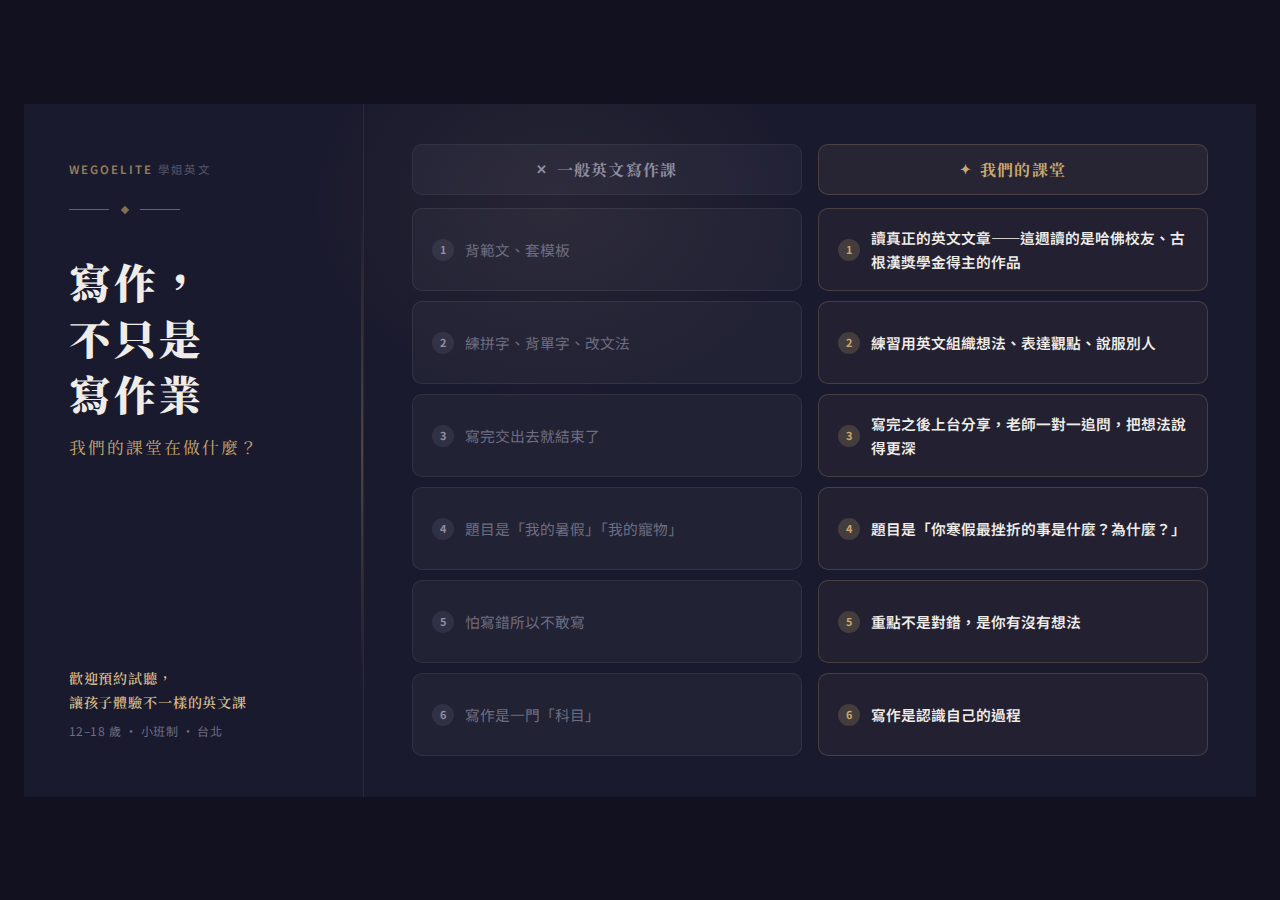
<file: chart.html>
<!DOCTYPE html>
<html lang="zh-Hant">
<head>
  <meta charset="UTF-8">
  <meta name="viewport" content="width=device-width, initial-scale=1.0">
  <title>寫作，不只是寫作業｜課堂對照</title>
  <link href="https://fonts.googleapis.com/css2?family=Noto+Serif+TC:wght@400;600;700;900&family=Noto+Sans+TC:wght@400;500;600;700&display=swap" rel="stylesheet">
  <style>
    /* --- Reset --- */
    *, *::before, *::after { box-sizing: border-box; margin: 0; padding: 0; }

    :root {
      --bg: #1A1A2E;
      --bg-left: rgba(255, 255, 255, 0.035);
      --bg-right: rgba(201, 169, 110, 0.055);
      --border-subtle: rgba(255, 255, 255, 0.07);
      --border-gold: rgba(201, 169, 110, 0.22);
      --border-gray: rgba(142, 142, 160, 0.12);
      --gold: #C9A96E;
      --gold-light: #DBBF8A;
      --gray: #8E8EA0;
      --text-white: #F0EDE8;
      --text-muted: #6E6E82;
      --font-serif: 'Noto Serif TC', Georgia, 'Times New Roman', serif;
      --font-sans: 'Noto Sans TC', -apple-system, BlinkMacSystemFont, 'Segoe UI', system-ui, sans-serif;
    }

    body {
      font-family: var(--font-sans);
      background: #111120;
      color: var(--text-white);
      min-height: 100vh;
      display: flex;
      justify-content: center;
      align-items: center;
      padding: 1.5rem;
      line-height: 1.6;
    }

    /* --- Container: 16:9 landscape (1920×1080) --- */
    .chart-container {
      width: 100%;
      max-width: 1920px;
      aspect-ratio: 16 / 9;
      background: var(--bg);
      overflow: hidden;
      display: grid;
      grid-template-columns: 340px 1fr;
      position: relative;
    }

    /* Subtle ambient glow */
    .chart-container::before {
      content: '';
      position: absolute;
      top: -100px;
      left: 280px;
      width: 500px;
      height: 400px;
      background: radial-gradient(ellipse, rgba(201, 169, 110, 0.07) 0%, transparent 70%);
      pointer-events: none;
      z-index: 0;
    }

    /* === LEFT PANEL — Title & CTA === */
    .chart-left {
      display: flex;
      flex-direction: column;
      justify-content: center;
      padding: 3.5rem 2.8rem;
      position: relative;
      z-index: 1;
      border-right: 1px solid rgba(201, 169, 110, 0.1);
    }

    /* Decorative vertical gold line */
    .chart-left::after {
      content: '';
      position: absolute;
      top: 15%;
      right: 0;
      width: 2px;
      height: 70%;
      background: linear-gradient(to bottom, transparent, var(--gold), transparent);
      opacity: 0.3;
    }

    .chart-title {
      font-family: var(--font-serif);
      font-size: 2.6rem;
      font-weight: 900;
      color: var(--text-white);
      letter-spacing: 0.08em;
      line-height: 1.35;
      margin-bottom: 0.8rem;
    }

    .chart-subtitle {
      font-family: var(--font-serif);
      font-size: 1.05rem;
      color: var(--gold);
      letter-spacing: 0.12em;
      font-weight: 400;
      margin-bottom: 2rem;
    }

    /* Brand mark */
    .brand {
      font-family: var(--font-sans);
      font-size: 0.72rem;
      font-weight: 600;
      letter-spacing: 0.18em;
      color: var(--gold);
      opacity: 0.7;
      margin-bottom: 1.8rem;
      text-transform: uppercase;
    }

    .brand span {
      color: var(--text-muted);
      font-weight: 400;
      letter-spacing: 0.1em;
      margin-left: 0.4em;
    }

    /* Gold decorative element */
    .gold-ornament {
      display: flex;
      align-items: center;
      gap: 0.8rem;
      margin-bottom: 2.5rem;
    }

    .gold-line {
      width: 40px;
      height: 1px;
      background: var(--gold);
      opacity: 0.5;
    }

    .gold-diamond {
      width: 6px;
      height: 6px;
      background: var(--gold);
      transform: rotate(45deg);
      opacity: 0.6;
    }

    /* CTA in left panel */
    .chart-cta {
      margin-top: auto;
      padding-top: 2rem;
    }

    .cta-text {
      font-family: var(--font-serif);
      font-size: 0.88rem;
      color: var(--gold-light);
      letter-spacing: 0.06em;
      font-weight: 600;
      line-height: 1.7;
    }

    .cta-sub {
      font-size: 0.75rem;
      color: var(--text-muted);
      margin-top: 0.4rem;
      letter-spacing: 0.04em;
    }

    /* === RIGHT PANEL — Comparison Chart === */
    .chart-right {
      display: flex;
      flex-direction: column;
      padding: 2.5rem 3rem;
      position: relative;
      z-index: 1;
    }

    /* Column Headers */
    .col-headers {
      display: grid;
      grid-template-columns: 1fr 1fr;
      gap: 1rem;
      margin-bottom: 0.8rem;
    }

    .col-header {
      display: flex;
      align-items: center;
      justify-content: center;
      gap: 0.5rem;
      padding: 0.75rem 1rem;
      border-radius: 10px;
      font-family: var(--font-serif);
      font-size: 1rem;
      font-weight: 700;
      letter-spacing: 0.08em;
    }

    .col-header.typical {
      background: rgba(142, 142, 160, 0.08);
      color: var(--gray);
      border: 1px solid var(--border-gray);
    }

    .col-header.ours {
      background: rgba(201, 169, 110, 0.08);
      color: var(--gold);
      border: 1px solid var(--border-gold);
    }

    .col-icon {
      font-size: 0.8rem;
      line-height: 1;
    }

    /* Rows */
    .chart-rows {
      flex: 1;
      display: flex;
      flex-direction: column;
      gap: 0.6rem;
    }

    .chart-row {
      display: grid;
      grid-template-columns: 1fr 1fr;
      gap: 1rem;
      flex: 1;
    }

    .cell {
      padding: 0.9rem 1.2rem;
      border-radius: 10px;
      font-size: 0.92rem;
      line-height: 1.6;
      display: flex;
      align-items: center;
    }

    .cell.typical {
      background: var(--bg-left);
      border: 1px solid var(--border-subtle);
      color: var(--text-muted);
      font-weight: 400;
    }

    .cell.ours {
      background: var(--bg-right);
      border: 1px solid var(--border-gold);
      color: var(--text-white);
      font-weight: 600;
    }

    /* Row number accent */
    .row-num {
      display: inline-flex;
      align-items: center;
      justify-content: center;
      width: 22px;
      height: 22px;
      border-radius: 50%;
      font-size: 0.68rem;
      font-weight: 700;
      margin-right: 0.7rem;
      flex-shrink: 0;
    }

    .cell.typical .row-num {
      background: rgba(142, 142, 160, 0.15);
      color: var(--gray);
    }

    .cell.ours .row-num {
      background: rgba(201, 169, 110, 0.2);
      color: var(--gold);
    }

    /* === Responsive — scale down for smaller screens === */
    @media (max-width: 1200px) {
      .chart-container {
        grid-template-columns: 280px 1fr;
      }
      .chart-title { font-size: 2rem; }
      .chart-left { padding: 2.5rem 2rem; }
      .chart-right { padding: 2rem; }
      .cell { font-size: 0.82rem; padding: 0.7rem 1rem; }
    }

    @media (max-width: 900px) {
      .chart-container {
        grid-template-columns: 1fr;
        aspect-ratio: auto;
      }
      .chart-left {
        padding: 2rem;
        border-right: none;
        border-bottom: 1px solid rgba(201, 169, 110, 0.1);
      }
      .chart-left::after { display: none; }
      .chart-cta { margin-top: 1rem; }
      .chart-right { padding: 1.5rem; }
      .cell { font-size: 0.78rem; padding: 0.6rem 0.8rem; }
      .col-header { font-size: 0.85rem; }
    }
  </style>
</head>
<body>

<div class="chart-container">

  <!-- LEFT PANEL — Title & CTA -->
  <div class="chart-left">

    <p class="brand">WegoElite<span>學姐英文</span></p>

    <div class="gold-ornament" aria-hidden="true">
      <span class="gold-line"></span>
      <span class="gold-diamond"></span>
      <span class="gold-line"></span>
    </div>

    <h1 class="chart-title">寫作，<br>不只是<br>寫作業</h1>
    <p class="chart-subtitle">我們的課堂在做什麼？</p>

    <div class="chart-cta">
      <p class="cta-text">歡迎預約試聽，<br>讓孩子體驗不一樣的英文課</p>
      <p class="cta-sub">12–18 歲 · 小班制 · 台北</p>
    </div>

  </div>

  <!-- RIGHT PANEL — Comparison Chart -->
  <div class="chart-right">

    <!-- Column Headers -->
    <div class="col-headers">
      <div class="col-header typical">
        <span class="col-icon">✕</span>
        一般英文寫作課
      </div>
      <div class="col-header ours">
        <span class="col-icon">✦</span>
        我們的課堂
      </div>
    </div>

    <!-- Rows -->
    <div class="chart-rows">

      <div class="chart-row">
        <div class="cell typical"><span class="row-num">1</span>背範文、套模板</div>
        <div class="cell ours"><span class="row-num">1</span>讀真正的英文文章——這週讀的是哈佛校友、古根漢獎學金得主的作品</div>
      </div>

      <div class="chart-row">
        <div class="cell typical"><span class="row-num">2</span>練拼字、背單字、改文法</div>
        <div class="cell ours"><span class="row-num">2</span>練習用英文組織想法、表達觀點、說服別人</div>
      </div>

      <div class="chart-row">
        <div class="cell typical"><span class="row-num">3</span>寫完交出去就結束了</div>
        <div class="cell ours"><span class="row-num">3</span>寫完之後上台分享，老師一對一追問，把想法說得更深</div>
      </div>

      <div class="chart-row">
        <div class="cell typical"><span class="row-num">4</span>題目是「我的暑假」「我的寵物」</div>
        <div class="cell ours"><span class="row-num">4</span>題目是「你寒假最挫折的事是什麼？為什麼？」</div>
      </div>

      <div class="chart-row">
        <div class="cell typical"><span class="row-num">5</span>怕寫錯所以不敢寫</div>
        <div class="cell ours"><span class="row-num">5</span>重點不是對錯，是你有沒有想法</div>
      </div>

      <div class="chart-row">
        <div class="cell typical"><span class="row-num">6</span>寫作是一門「科目」</div>
        <div class="cell ours"><span class="row-num">6</span>寫作是認識自己的過程</div>
      </div>

    </div>

  </div>

</div>

</body>
</html>
</file>
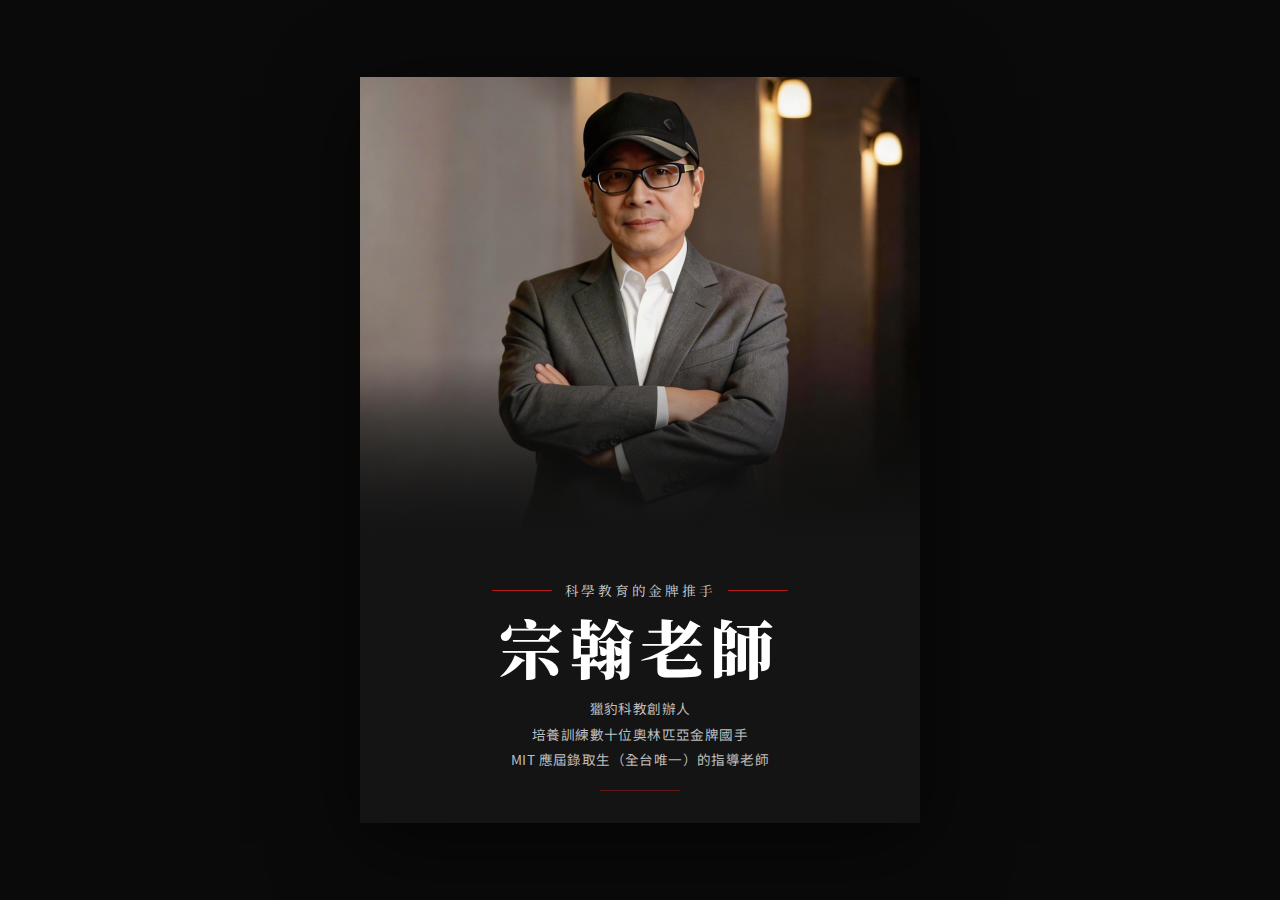
<file: poster.html>
<!DOCTYPE html>
<html lang="zh-Hant">
<head>
  <meta charset="UTF-8">
  <meta name="viewport" content="width=device-width, initial-scale=1.0">
  <title>宗翰老師 — 獵豹科教創辦人</title>
  <style>
    @import url('https://fonts.googleapis.com/css2?family=Noto+Serif+TC:wght@400;700;900&family=Noto+Sans+TC:wght@400;500;700&display=swap');

    * { margin: 0; padding: 0; box-sizing: border-box; }

    :root {
      --bg: #141414;
      --photo-zone: #1E1E1E;
      --name-text: #FFFFFF;
      --tagline-text: #D4D4D4;
      --credential-text: #BFBFBF;
      --accent-red: #B91C1C;
      --font-serif: 'Noto Serif TC', Georgia, serif;
      --font-sans: 'Noto Sans TC', -apple-system, sans-serif;
    }

    body {
      background: #0A0A0A;
      display: flex;
      align-items: center;
      justify-content: center;
      min-height: 100vh;
      padding: 2rem;
    }

    /* Poster container — 3:4 aspect ratio like the PPTX */
    .poster {
      width: 100%;
      max-width: 560px;
      aspect-ratio: 3 / 4;
      background: var(--bg);
      position: relative;
      overflow: hidden;
      box-shadow: 0 20px 80px rgba(0,0,0,0.6);
    }

    /* Photo zone — top 60% */
    .poster-photo {
      position: absolute;
      top: 0;
      left: 0;
      width: 100%;
      height: 62%;
      background: var(--photo-zone);
      overflow: hidden;
    }

    .poster-photo img {
      width: 100%;
      height: 100%;
      object-fit: cover;
      object-position: center 15%;
    }

    /* Fade from photo to dark bg */
    .poster-photo-fade {
      position: absolute;
      bottom: 0;
      left: 0;
      right: 0;
      height: 40%;
      background: linear-gradient(to bottom, transparent 0%, var(--bg) 100%);
      pointer-events: none;
    }

    /* Text content — bottom portion */
    .poster-text {
      position: absolute;
      bottom: 0;
      left: 0;
      right: 0;
      padding: 0 2rem 2rem;
      text-align: center;
    }

    /* Tagline with red lines */
    .poster-tagline-row {
      display: flex;
      align-items: center;
      justify-content: center;
      gap: 0.8rem;
      margin-bottom: 0.5rem;
    }

    .poster-red-line {
      width: 60px;
      height: 1.5px;
      background: var(--accent-red);
    }

    .poster-tagline {
      font-family: var(--font-serif);
      font-size: 0.85rem;
      color: var(--tagline-text);
      letter-spacing: 0.2em;
      white-space: nowrap;
    }

    /* Big name */
    .poster-name {
      font-family: var(--font-serif);
      font-size: clamp(2.5rem, 8vw, 4rem);
      font-weight: 900;
      color: var(--name-text);
      letter-spacing: 0.1em;
      margin-bottom: 0.8rem;
      line-height: 1.2;
    }

    /* Credentials */
    .poster-credentials {
      display: flex;
      flex-direction: column;
      gap: 0.25rem;
      margin-bottom: 1.2rem;
    }

    .poster-credentials p {
      font-family: var(--font-sans);
      font-size: 0.85rem;
      color: var(--credential-text);
      line-height: 1.6;
      letter-spacing: 0.03em;
    }

    /* Bottom accent line */
    .poster-bottom-line {
      width: 80px;
      height: 1px;
      background: var(--accent-red);
      margin: 0 auto;
      opacity: 0.5;
    }

    /* Responsive */
    @media (max-width: 480px) {
      body { padding: 1rem; }
      .poster-text { padding: 0 1.2rem 1.5rem; }
      .poster-tagline { font-size: 0.72rem; }
      .poster-red-line { width: 35px; }
      .poster-credentials p { font-size: 0.75rem; }
    }
  </style>
</head>
<body>

<div class="poster">
  <!-- Photo zone -->
  <div class="poster-photo">
    <img src="Assets/宗翰老師.png" alt="宗翰老師">
    <div class="poster-photo-fade"></div>
  </div>

  <!-- Text content -->
  <div class="poster-text">
    <!-- Tagline with red lines -->
    <div class="poster-tagline-row">
      <span class="poster-red-line"></span>
      <span class="poster-tagline">科學教育的金牌推手</span>
      <span class="poster-red-line"></span>
    </div>

    <!-- Name -->
    <h1 class="poster-name">宗翰老師</h1>

    <!-- Credentials -->
    <div class="poster-credentials">
      <p>獵豹科教創辦人</p>
      <p>培養訓練數十位奧林匹亞金牌國手</p>
      <p>MIT 應屆錄取生（全台唯一）的指導老師</p>
    </div>

    <!-- Bottom accent -->
    <div class="poster-bottom-line"></div>
  </div>
</div>

</body>
</html>
</file>
<file: styles.css>
/* ===================================================
   獵豹數學 家長講座 — Dark + Gold Power Theme
   =================================================== */

/* --- Custom Properties --- */
:root {
  --bg-dark: #1C1C32;
  --bg-card: #262644;
  --bg-section-alt: #181830;
  --bg-hero: #141428;
  --text-primary: #F2EFE9;
  --text-secondary: #C4BCB0;
  --text-light: #9A9189;
  --accent-gold: #D4A843;
  --accent-gold-light: #E0BA5A;
  --accent-gold-dim: rgba(212, 168, 67, 0.15);
  --accent-coral: #E05252;
  --accent-coral-light: #E87070;
  --accent-green: #4ECB71;
  --border-muted: rgba(212, 168, 67, 0.12);
  --border-light: rgba(240, 237, 232, 0.06);
  --glass-bg: rgba(255, 255, 255, 0.06);
  --glass-border: rgba(255, 255, 255, 0.10);
  --shadow-soft: 0 2px 20px rgba(0, 0, 0, 0.3);
  --shadow-card: 0 1px 12px rgba(0, 0, 0, 0.2);
  --shadow-hover: 0 8px 32px rgba(0, 0, 0, 0.4);
  --shadow-gold: 0 4px 20px rgba(212, 168, 67, 0.25);
  --radius: 14px;
  --radius-sm: 10px;
  --radius-xs: 6px;
  --transition: 0.3s cubic-bezier(0.4, 0, 0.2, 1);
  --font-serif: Georgia, "Times New Roman", "Noto Serif TC", serif;
  --font-sans: -apple-system, BlinkMacSystemFont, "Segoe UI", system-ui, "Noto Sans TC", "PingFang TC", "Microsoft JhengHei", sans-serif;
  --content-max: 1080px;
  --section-padding: 5rem 1.5rem;
}

/* --- Reset & Base --- */
*,
*::before,
*::after {
  box-sizing: border-box;
  margin: 0;
  padding: 0;
}

html {
  scroll-behavior: smooth;
  scroll-padding-top: 60px;
  -webkit-text-size-adjust: 100%;
}

body {
  font-family: var(--font-sans);
  color: var(--text-primary);
  line-height: 1.75;
  font-size: 16px;
  min-height: 100vh;
  background-color: var(--bg-dark);

  /* Subtle grid texture on dark */
  background-image:
    repeating-linear-gradient(
      0deg,
      transparent,
      transparent 60px,
      rgba(212, 168, 67, 0.015) 60px,
      rgba(212, 168, 67, 0.015) 61px
    ),
    repeating-linear-gradient(
      90deg,
      transparent,
      transparent 60px,
      rgba(212, 168, 67, 0.015) 60px,
      rgba(212, 168, 67, 0.015) 61px
    ),
    radial-gradient(ellipse at 20% 10%, rgba(212, 168, 67, 0.04) 0%, transparent 50%),
    radial-gradient(ellipse at 80% 90%, rgba(212, 168, 67, 0.03) 0%, transparent 45%);
}

img {
  max-width: 100%;
  height: auto;
  display: block;
}

a {
  color: var(--accent-gold);
  text-decoration: none;
  transition: color var(--transition);
}

a:hover {
  color: var(--accent-gold-light);
}

button {
  font-family: inherit;
  cursor: pointer;
  border: none;
  background: none;
}

/* --- Typography --- */
h1, h2, h3, h4 {
  font-family: var(--font-serif);
  font-weight: 700;
  line-height: 1.35;
  color: var(--text-primary);
}

h1 {
  font-size: clamp(1.7rem, 4.5vw, 2.6rem);
  letter-spacing: -0.01em;
}

h2 {
  font-size: clamp(1.35rem, 3vw, 1.9rem);
  text-align: center;
  margin-bottom: 0.5em;
}

h3 {
  font-size: clamp(1.05rem, 2.2vw, 1.3rem);
}

p {
  color: var(--text-secondary);
}

/* --- Layout Helpers --- */
.content-wrap {
  max-width: var(--content-max);
  margin: 0 auto;
  padding: 0 1.5rem;
}

section {
  position: relative;
  padding: var(--section-padding);
}

/* Section fades */
.section-fade {
  display: block;
  width: 100%;
  height: 80px;
  background: linear-gradient(to bottom, var(--bg-dark), var(--bg-section-alt));
  pointer-events: none;
}

.section-fade--reverse {
  background: linear-gradient(to bottom, var(--bg-section-alt), var(--bg-dark));
}

/* Decorative divider */
.divider {
  display: flex;
  align-items: center;
  justify-content: center;
  gap: 1rem;
  margin: 0 auto 2rem;
  max-width: 200px;
}

.divider::before,
.divider::after {
  content: '';
  flex: 1;
  height: 1px;
  background: linear-gradient(90deg, transparent, var(--accent-gold), transparent);
}

.divider-diamond {
  width: 6px;
  height: 6px;
  background: var(--accent-gold);
  transform: rotate(45deg);
  flex-shrink: 0;
  opacity: 0.7;
}

/* --- Navigation --- */
.site-nav {
  position: sticky;
  top: 0;
  z-index: 100;
  background: rgba(26, 26, 46, 0.88);
  backdrop-filter: blur(16px);
  -webkit-backdrop-filter: blur(16px);
  border-bottom: 1px solid var(--border-light);
  transition: box-shadow var(--transition);
}

.site-nav.scrolled {
  box-shadow: 0 2px 20px rgba(0, 0, 0, 0.4);
}

.nav-inner {
  max-width: var(--content-max);
  margin: 0 auto;
  display: flex;
  align-items: center;
  justify-content: center;
  gap: 0.25rem;
  padding: 0 1rem;
  overflow-x: auto;
  -webkit-overflow-scrolling: touch;
  scrollbar-width: none;
}

.nav-inner::-webkit-scrollbar {
  display: none;
}

.nav-burger {
  display: none;
}

.nav-mobile-menu {
  display: none;
}

@media (max-width: 900px) {
  .nav-inner {
    display: none;
  }

  .nav-burger {
    display: flex;
    flex-direction: column;
    justify-content: center;
    gap: 5px;
    position: absolute;
    right: 1rem;
    top: 50%;
    transform: translateY(-50%);
    width: 36px;
    height: 36px;
    padding: 6px;
    z-index: 3;
  }

  .nav-burger span {
    display: block;
    width: 100%;
    height: 2px;
    background: var(--text-primary);
    border-radius: 2px;
    transition: transform 0.3s, opacity 0.3s;
  }

  .nav-burger.open span:nth-child(1) {
    transform: translateY(7px) rotate(45deg);
  }

  .nav-burger.open span:nth-child(2) {
    opacity: 0;
  }

  .nav-burger.open span:nth-child(3) {
    transform: translateY(-7px) rotate(-45deg);
  }

  .site-nav {
    display: flex;
    align-items: center;
    justify-content: center;
    min-height: 48px;
    padding: 0 1rem;
  }

  .nav-mobile-menu {
    display: none;
    flex-direction: column;
    position: absolute;
    top: 100%;
    left: 0;
    right: 0;
    background: rgba(26, 26, 46, 0.97);
    backdrop-filter: blur(16px);
    -webkit-backdrop-filter: blur(16px);
    border-bottom: 1px solid var(--border-muted);
    box-shadow: 0 4px 30px rgba(0, 0, 0, 0.5);
    padding: 0.5rem 0;
    z-index: 2;
  }

  .nav-mobile-menu.open {
    display: flex;
  }

  .nav-mobile-menu a {
    padding: 0.75rem 1.5rem;
    font-size: 0.92rem;
    color: var(--text-secondary);
    transition: background var(--transition), color var(--transition);
  }

  .nav-mobile-menu a:hover,
  .nav-mobile-menu a.active {
    color: var(--accent-gold);
    background: var(--accent-gold-dim);
  }

  .nav-mobile-cta {
    margin: 0.5rem 1.5rem 0.75rem;
    padding: 0.65rem 1.5rem !important;
    background: var(--accent-gold);
    color: var(--bg-dark) !important;
    border-radius: 50px;
    font-weight: 700;
    text-align: center;
    font-size: 0.92rem !important;
  }

  .nav-mobile-cta:hover {
    background: var(--accent-gold-light);
    color: var(--bg-dark) !important;
  }
}

.nav-inner a {
  display: block;
  padding: 0.75rem 0.45rem;
  font-size: 0.75rem;
  color: var(--text-secondary);
  white-space: nowrap;
  transition: color var(--transition);
  position: relative;
  letter-spacing: 0.01em;
}

.nav-inner a::after {
  content: '';
  position: absolute;
  bottom: 0;
  left: 50%;
  transform: translateX(-50%) scaleX(0);
  width: 60%;
  height: 2px;
  background: var(--accent-gold);
  transition: transform var(--transition);
  border-radius: 1px;
}

.nav-inner a:hover,
.nav-inner a.active {
  color: var(--accent-gold);
}

.nav-inner a.active::after {
  transform: translateX(-50%) scaleX(1);
}

.nav-cta {
  background: var(--accent-gold);
  color: var(--bg-dark) !important;
  padding: 0.45rem 1rem !important;
  border-radius: 20px;
  font-weight: 700;
  font-size: 0.78rem !important;
  margin-left: 0.5rem;
  transition: background var(--transition), transform var(--transition) !important;
}

.nav-cta:hover {
  background: var(--accent-gold-light);
  color: var(--bg-dark) !important;
  transform: translateY(-1px);
}

.nav-cta::after {
  display: none !important;
}

/* --- Hero Section — Editorial Portrait (王金平 style) --- */
.hero {
  position: relative;
  padding: 0;
  overflow: hidden;
  background: #0A0A14;
}

/* Portrait zone — top portion */
.hero-portrait-bg {
  position: relative;
  width: 100%;
  height: 70vh;
  min-height: 440px;
  max-height: 720px;
  overflow: hidden;
}

.hero-portrait-bg img {
  width: 100%;
  height: 100%;
  object-fit: cover;
  object-position: center 20%;
}

.hero-portrait-fade {
  position: absolute;
  inset: 0;
  background:
    linear-gradient(to bottom, rgba(10,10,20,0.15) 0%, rgba(10,10,20,0) 25%, rgba(10,10,20,0.4) 80%, #0A0A14 100%),
    linear-gradient(to right, rgba(10,10,20,0.4) 0%, transparent 25%, transparent 75%, rgba(10,10,20,0.4) 100%);
  pointer-events: none;
}

/* Hero content — below the portrait */
.hero-content {
  position: relative;
  z-index: 2;
  max-width: var(--content-max);
  margin: 0 auto;
  padding: 0 1.5rem 3rem;
  display: flex;
  flex-direction: column;
  align-items: center;
  text-align: center;
  gap: 1.5rem;
  /* Pull up slightly to overlap the fade zone */
  margin-top: -3rem;
}

.hero-tagline {
  display: inline-block;
  font-size: 0.78rem;
  font-weight: 600;
  color: var(--accent-gold);
  letter-spacing: 0.15em;
  text-transform: uppercase;
  padding: 0.3rem 1rem;
  border: 1px solid rgba(212, 168, 67, 0.4);
  border-radius: 20px;
  background: rgba(212, 168, 67, 0.08);
}

/* Editorial title */
.hero-editorial {
  margin-bottom: 0.5rem;
}

.hero-title-main {
  font-size: clamp(2rem, 5.5vw, 3.2rem);
  font-weight: 700;
  color: #fff;
  letter-spacing: 0.04em;
  margin-bottom: 0.3rem;
  text-shadow: 0 2px 30px rgba(0,0,0,0.5);
}

.hero-title-sub {
  font-size: clamp(1.1rem, 2.5vw, 1.5rem);
  color: var(--accent-gold-light);
  font-family: var(--font-serif);
  font-weight: 600;
  letter-spacing: 0.06em;
}

/* 王金平-style speaker info — clean, no card box */
.hero-speaker-info {
  text-align: center;
  width: 100%;
  max-width: 580px;
}

/* Tagline with red lines (王金平 style) */
.speaker-tagline-row {
  display: flex;
  align-items: center;
  justify-content: center;
  gap: 0.6rem;
  margin-bottom: 0.4rem;
}

.speaker-red-line {
  display: block;
  width: 40px;
  height: 1.5px;
  background: #B91C1C;
}

.speaker-tagline-text {
  font-family: var(--font-serif);
  font-size: 0.82rem;
  color: #D4D4D4;
  letter-spacing: 0.15em;
  white-space: nowrap;
}

.speaker-name-big {
  font-family: var(--font-serif);
  font-size: clamp(1.8rem, 4vw, 2.6rem);
  font-weight: 700;
  color: #FFFFFF;
  letter-spacing: 0.08em;
  margin-bottom: 0.6rem;
  text-align: center;
}

.speaker-credentials {
  display: flex;
  flex-direction: column;
  gap: 0.15rem;
}

.speaker-credentials p {
  font-size: 0.82rem;
  color: #BFBFBF;
  line-height: 1.5;
  letter-spacing: 0.02em;
}

/* Other speakers */
.hero-other-speakers {
  display: flex;
  flex-wrap: wrap;
  justify-content: center;
  gap: 0.5rem;
}

.speaker-chip {
  display: inline-flex;
  align-items: center;
  gap: 0.35rem;
  padding: 0.35rem 0.8rem;
  background: var(--glass-bg);
  border: 1px solid var(--glass-border);
  border-radius: 50px;
  font-size: 0.82rem;
  color: var(--text-secondary);
}

.speaker-chip svg {
  width: 14px;
  height: 14px;
  color: var(--accent-gold);
}

.hero-facts {
  display: flex;
  flex-wrap: wrap;
  justify-content: center;
  gap: 0.5rem 1.5rem;
  font-size: 0.88rem;
  color: var(--text-light);
}

.hero-facts li {
  list-style: none;
  display: flex;
  align-items: center;
  gap: 0.4rem;
}

.hero-facts svg {
  width: 16px;
  height: 16px;
  color: var(--accent-gold);
  flex-shrink: 0;
}

.hero-actions {
  display: flex;
  flex-wrap: wrap;
  align-items: center;
  justify-content: center;
  gap: 1rem;
}

.btn-primary {
  display: inline-flex;
  align-items: center;
  gap: 0.5rem;
  padding: 0.85rem 2rem;
  background: var(--accent-gold);
  color: var(--bg-dark);
  font-size: 1rem;
  font-weight: 700;
  border-radius: 50px;
  letter-spacing: 0.04em;
  transition: background var(--transition), transform var(--transition), box-shadow var(--transition);
  box-shadow: var(--shadow-gold);
}

.btn-primary:hover {
  background: var(--accent-gold-light);
  color: var(--bg-dark);
  transform: translateY(-2px);
  box-shadow: 0 6px 28px rgba(212, 168, 67, 0.4);
}

.btn-primary:focus-visible {
  outline: 3px solid var(--accent-gold-light);
  outline-offset: 3px;
}

.btn-primary svg {
  width: 18px;
  height: 18px;
}

.urgency {
  font-size: 0.88rem;
  font-weight: 600;
  color: var(--accent-coral);
}

/* (portrait is now full-bleed hero background) */

/* --- Problem Statement Section --- */
.problem {
  background: var(--bg-section-alt);
  padding: 4rem 1.5rem;
}

.problem-block {
  max-width: 720px;
  margin: 0 auto;
  text-align: center;
}

.problem-block h2 {
  margin-bottom: 0.3em;
}

.problem-subtitle {
  font-family: var(--font-serif);
  font-size: 1rem;
  color: var(--text-light);
  margin-bottom: 1.5rem;
}

.problem-body {
  text-align: left;
  margin-top: 1.5rem;
}

.problem-body p {
  margin-bottom: 1rem;
  font-size: 0.95rem;
  line-height: 1.85;
}

.problem-body strong {
  color: var(--accent-gold-light);
  font-weight: 700;
}

/* --- Section: Audience (Designed for You) --- */
.audience {
  background: var(--bg-dark);
  padding-bottom: 4rem;
}

.audience h2 {
  margin-bottom: 0.3em;
}

.audience-subtitle {
  text-align: center;
  color: var(--text-light);
  font-size: 0.92rem;
  margin-bottom: 2.5rem;
}

.audience-grid {
  max-width: 720px;
  margin: 0 auto;
  display: grid;
  grid-template-columns: 1fr;
  gap: 1rem;
}

.audience-card {
  background: var(--glass-bg);
  border: 1px solid var(--glass-border);
  border-radius: var(--radius);
  padding: 1.8rem 1.5rem;
  text-align: center;
  transition: transform var(--transition), box-shadow var(--transition), border-color var(--transition);
  box-shadow: var(--shadow-card);
}

.audience-card:hover {
  transform: translateY(-3px);
  box-shadow: var(--shadow-hover);
  border-color: var(--accent-gold-dim);
}

.audience-card .icon {
  width: 48px;
  height: 48px;
  margin: 0 auto 1rem;
  color: var(--accent-gold);
}

.audience-card p {
  font-size: 0.95rem;
  line-height: 1.65;
  color: var(--text-primary);
  font-weight: 500;
}

/* --- What You'll Learn --- */
.learn {
  padding: 4rem 1.5rem;
  background: var(--bg-dark);
}

.learn-intro {
  max-width: 720px;
  margin: 0 auto 2rem;
  text-align: center;
  font-size: 0.95rem;
  color: var(--text-secondary);
  line-height: 1.75;
}

.learn-points {
  max-width: 720px;
  margin: 0 auto;
  display: flex;
  flex-direction: column;
  gap: 1rem;
}

.learn-card {
  display: flex;
  align-items: flex-start;
  gap: 1.2rem;
  background: var(--glass-bg);
  border: 1px solid var(--glass-border);
  border-radius: var(--radius);
  padding: 1.5rem;
  box-shadow: var(--shadow-card);
  transition: transform var(--transition), box-shadow var(--transition), border-color var(--transition);
}

.learn-card:hover {
  transform: translateY(-2px);
  box-shadow: var(--shadow-hover);
  border-color: var(--accent-gold-dim);
}

.learn-number {
  display: flex;
  align-items: center;
  justify-content: center;
  width: 36px;
  height: 36px;
  min-width: 36px;
  border-radius: 50%;
  background: var(--accent-gold);
  color: var(--bg-dark);
  font-family: var(--font-serif);
  font-weight: 700;
  font-size: 1rem;
}

.learn-card h3 {
  font-size: 1.05rem;
  margin-bottom: 0.35em;
  color: var(--text-primary);
}

.learn-card p {
  font-size: 0.92rem;
  line-height: 1.65;
}

/* --- Comparison Sections --- */
.comparison {
  padding-top: 3.5rem;
  padding-bottom: 3.5rem;
  background: var(--bg-dark);
}

.comparison--alt {
  background: var(--bg-section-alt);
}

.comparison h2 {
  margin-bottom: 0.5rem;
}

.comparison-headers {
  max-width: 720px;
  margin: 0 auto 1.2rem;
  display: grid;
  grid-template-columns: 1fr 1fr;
  gap: 1rem;
}

.comparison-header {
  display: flex;
  align-items: center;
  justify-content: center;
  gap: 0.5rem;
}

.comparison-header h3 {
  font-size: clamp(0.85rem, 2vw, 1.15rem);
}

.badge {
  display: inline-flex;
  align-items: center;
  justify-content: center;
  width: 28px;
  height: 28px;
  border-radius: 50%;
  font-size: 0.85rem;
  font-weight: 800;
  flex-shrink: 0;
}

.badge-x {
  background: var(--accent-coral);
  color: #fff;
}

.badge-check {
  background: var(--accent-gold);
  color: var(--bg-dark);
}

.comparison-rows {
  max-width: 720px;
  margin: 0 auto;
  display: flex;
  flex-direction: column;
  gap: 0.75rem;
}

.comparison-row {
  display: grid;
  grid-template-columns: 1fr 1fr;
  gap: 0.75rem;
}

.comparison-card {
  background: var(--glass-bg);
  border: 1px solid var(--glass-border);
  border-radius: var(--radius-sm);
  padding: 1rem;
  display: flex;
  align-items: flex-start;
  gap: 0.7rem;
  transition: transform var(--transition), box-shadow var(--transition);
  box-shadow: var(--shadow-card);
}

.comparison-card:hover {
  transform: translateY(-2px);
  box-shadow: var(--shadow-hover);
}

.comparison-card .row-icon {
  width: 28px;
  height: 28px;
  flex-shrink: 0;
  margin-top: 2px;
}

.comparison-card.negative .row-icon {
  color: var(--accent-coral-light);
  opacity: 0.7;
}

.comparison-card.positive .row-icon {
  color: var(--accent-gold);
}

.comparison-card .row-icon {
  color: var(--accent-gold);
}

.comparison-card p {
  font-size: 0.88rem;
  line-height: 1.6;
  color: var(--text-primary);
}

.comparison-card.negative {
  border-color: rgba(224, 82, 82, 0.12);
}

.comparison-card.positive {
  border-color: rgba(212, 168, 67, 0.15);
}

/* --- Insider Section (Leslie) --- */
.insider {
  background: var(--bg-dark);
  padding: 4rem 1.5rem;
}

.insider-block {
  max-width: 720px;
  margin: 0 auto;
  text-align: center;
}

.insider-block h2 {
  margin-bottom: 0.3em;
}

.insider-subtitle {
  font-family: var(--font-serif);
  font-size: 1rem;
  color: var(--text-light);
  margin-bottom: 1.5rem;
}

.insider-body {
  text-align: left;
  margin-top: 1.5rem;
}

.insider-body p {
  margin-bottom: 1rem;
  font-size: 0.95rem;
  line-height: 1.85;
}

.insider-body strong {
  color: var(--accent-gold-light);
  font-weight: 700;
}

/* --- Social Proof Section --- */
.proof {
  background: var(--bg-section-alt);
  padding: 4rem 1.5rem;
}

.proof-subtitle {
  text-align: center;
  color: var(--text-light);
  font-size: 0.92rem;
  max-width: 640px;
  margin: 0 auto 2.5rem;
  line-height: 1.7;
}

.proof-grid {
  max-width: 900px;
  margin: 0 auto;
  display: grid;
  grid-template-columns: 1fr;
  gap: 2rem;
}

.proof-school {
  /* School group */
}

.school-name {
  font-size: 1.1rem;
  color: var(--accent-gold);
  margin-bottom: 0.75rem;
  padding-bottom: 0.5rem;
  border-bottom: 1px solid var(--border-muted);
  font-family: var(--font-serif);
}

.proof-cards {
  display: grid;
  grid-template-columns: 1fr;
  gap: 0.6rem;
}

.proof-card {
  background: var(--glass-bg);
  border: 1px solid var(--glass-border);
  border-radius: var(--radius-sm);
  padding: 1rem 1.2rem;
  display: flex;
  align-items: center;
  gap: 0.8rem;
  transition: transform var(--transition), box-shadow var(--transition);
}

.proof-card:hover {
  transform: translateY(-2px);
  box-shadow: var(--shadow-hover);
}

.proof-badge {
  display: inline-block;
  padding: 0.2rem 0.6rem;
  background: var(--accent-gold-dim);
  color: var(--accent-gold);
  font-size: 0.72rem;
  font-weight: 700;
  border-radius: 20px;
  white-space: nowrap;
  flex-shrink: 0;
}

.proof-badge.intl {
  background: rgba(78, 203, 113, 0.12);
  color: var(--accent-green);
}

.proof-name {
  font-weight: 700;
  font-size: 0.95rem;
  color: var(--text-primary) !important;
  white-space: nowrap;
  flex-shrink: 0;
}

.proof-detail {
  font-size: 0.85rem;
  color: var(--text-secondary) !important;
  line-height: 1.5;
}

/* Brand claims */
.proof-claims {
  max-width: 720px;
  margin: 2.5rem auto 0;
  display: flex;
  flex-wrap: wrap;
  justify-content: center;
  gap: 0.75rem;
}

.claim {
  padding: 0.5rem 1.2rem;
  background: var(--accent-gold-dim);
  border: 1px solid var(--accent-gold-dim);
  border-radius: 50px;
  font-size: 0.85rem;
  font-weight: 600;
  color: var(--accent-gold);
}

/* --- CTA / Signup Section --- */
.signup {
  padding: 4rem 1.5rem 3rem;
  background: var(--bg-dark);
}

.signup-wrap {
  max-width: var(--content-max);
  margin: 0 auto;
}

.signup h2 {
  margin-bottom: 0.3em;
}

.signup-urgency {
  text-align: center;
  font-size: 1rem;
  font-weight: 600;
  color: var(--accent-coral);
  margin-bottom: 2.5rem;
}

.signup-grid {
  display: grid;
  grid-template-columns: 1fr;
  gap: 2.5rem;
  align-items: center;
}

.signup-info {
  font-size: 0.92rem;
}

.signup-info .lecture-title {
  font-family: var(--font-serif);
  font-size: 1rem;
  font-weight: 700;
  color: var(--text-primary);
  line-height: 1.6;
  margin-bottom: 1.5rem;
}

.signup-info .info-item {
  display: flex;
  align-items: center;
  gap: 0.6rem;
  margin-bottom: 0.7rem;
  color: var(--text-secondary);
}

.signup-info .info-item svg {
  width: 18px;
  height: 18px;
  color: var(--accent-gold);
  flex-shrink: 0;
}

.signup-cta-row {
  display: flex;
  flex-wrap: wrap;
  align-items: center;
  gap: 1rem;
  margin-top: 1.5rem;
}

.signup-qr {
  display: flex;
  flex-direction: column;
  align-items: center;
  gap: 1rem;
}

.signup-qr-frame {
  width: 220px;
  height: 220px;
  border-radius: var(--radius);
  overflow: hidden;
  border: 1px solid var(--border-muted);
  box-shadow: var(--shadow-soft);
  background: #fff;
  position: relative;
}

.signup-qr-frame img {
  width: 100%;
  height: 100%;
  object-fit: contain;
  padding: 0.5rem;
}

.placeholder-qr {
  display: flex;
  align-items: center;
  justify-content: center;
  background: var(--bg-card);
  border: 1px dashed var(--border-muted);
}

.placeholder-qr p {
  text-align: center;
  font-size: 0.85rem;
  color: var(--text-light);
  opacity: 0.5;
}

.signup-qr-caption {
  font-size: 0.85rem;
  color: var(--text-light);
  text-align: center;
  max-width: 220px;
}

/* --- Footer --- */
.site-footer {
  text-align: center;
  padding: 2rem 1.5rem;
  border-top: 1px solid var(--border-light);
  font-size: 0.8rem;
  color: var(--text-light);
  background: var(--bg-hero);
}

.site-footer span {
  margin: 0 0.3rem;
}

/* --- Scroll Reveal Animation --- */
.reveal {
  opacity: 0;
  transform: translateY(24px);
  transition: opacity 0.7s ease-out, transform 0.7s ease-out;
}

.reveal.visible {
  opacity: 1;
  transform: translateY(0);
}

/* --- Focus states --- */
a:focus-visible,
button:focus-visible {
  outline: 3px solid var(--accent-gold-light);
  outline-offset: 3px;
  border-radius: 4px;
}

/* ===================================================
   Responsive
   =================================================== */

@media (min-width: 520px) {
  .audience-grid {
    grid-template-columns: 1fr 1fr;
  }

  .proof-cards {
    grid-template-columns: repeat(auto-fit, minmax(260px, 1fr));
  }
}

@media (min-width: 768px) {
  :root {
    --section-padding: 5.5rem 2rem;
  }

  .hero-content {
    padding: 5rem 2rem 4rem;
  }

  .signup-grid {
    grid-template-columns: 1fr auto;
    gap: 3rem;
  }

  .nav-inner a {
    font-size: 0.88rem;
    padding: 0.75rem 0.9rem;
  }

  .proof-grid {
    grid-template-columns: 1fr 1fr;
  }
}

@media (min-width: 1024px) {
  .comparison-card {
    padding: 1.2rem 1.3rem;
  }

  .comparison-card p {
    font-size: 0.92rem;
  }

  .nav-inner {
    gap: 0.5rem;
  }
}

/* Small mobile */
@media (max-width: 480px) {
  .comparison-card {
    padding: 0.7rem 0.6rem;
    gap: 0.35rem;
  }

  .comparison-card .row-icon {
    display: none;
  }

  .comparison-card p {
    font-size: 0.82rem;
  }

  .comparison-header h3 {
    font-size: 0.85rem;
  }

  .badge {
    width: 24px;
    height: 24px;
    font-size: 0.75rem;
  }

  .hero-tagline {
    font-size: 0.7rem;
  }

  .speaker-name-big {
    font-size: 1.6rem;
  }

  .speaker-credentials p {
    font-size: 0.75rem;
  }

  .speaker-red-line {
    width: 28px;
  }

  .hero-content {
    padding: 4rem 1rem 2rem;
    gap: 1rem;
  }

  .audience-card {
    padding: 1.3rem 1rem;
  }

  .signup-qr-frame {
    width: 180px;
    height: 180px;
  }

  .proof-card {
    flex-direction: column;
    align-items: flex-start;
    gap: 0.4rem;
  }

  .speaker-chip {
    font-size: 0.75rem;
    padding: 0.25rem 0.6rem;
  }
}
</file>
